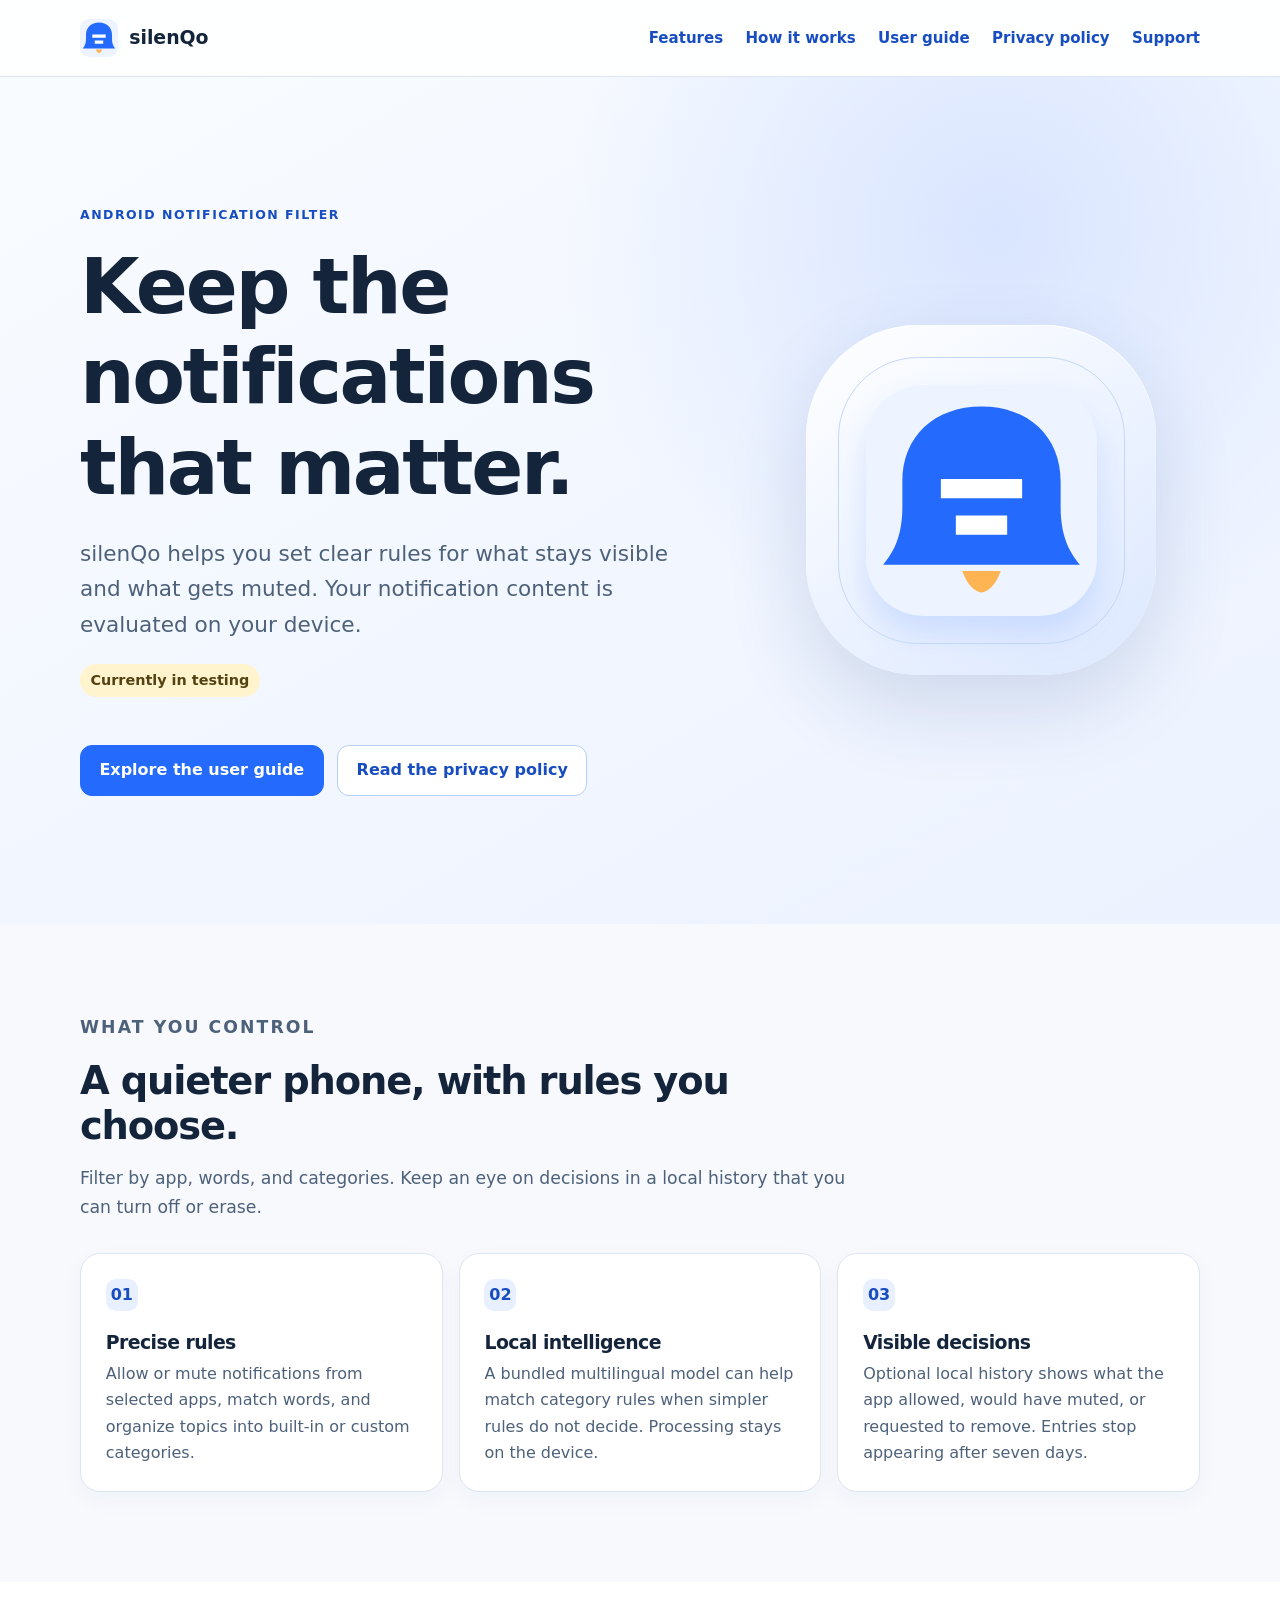
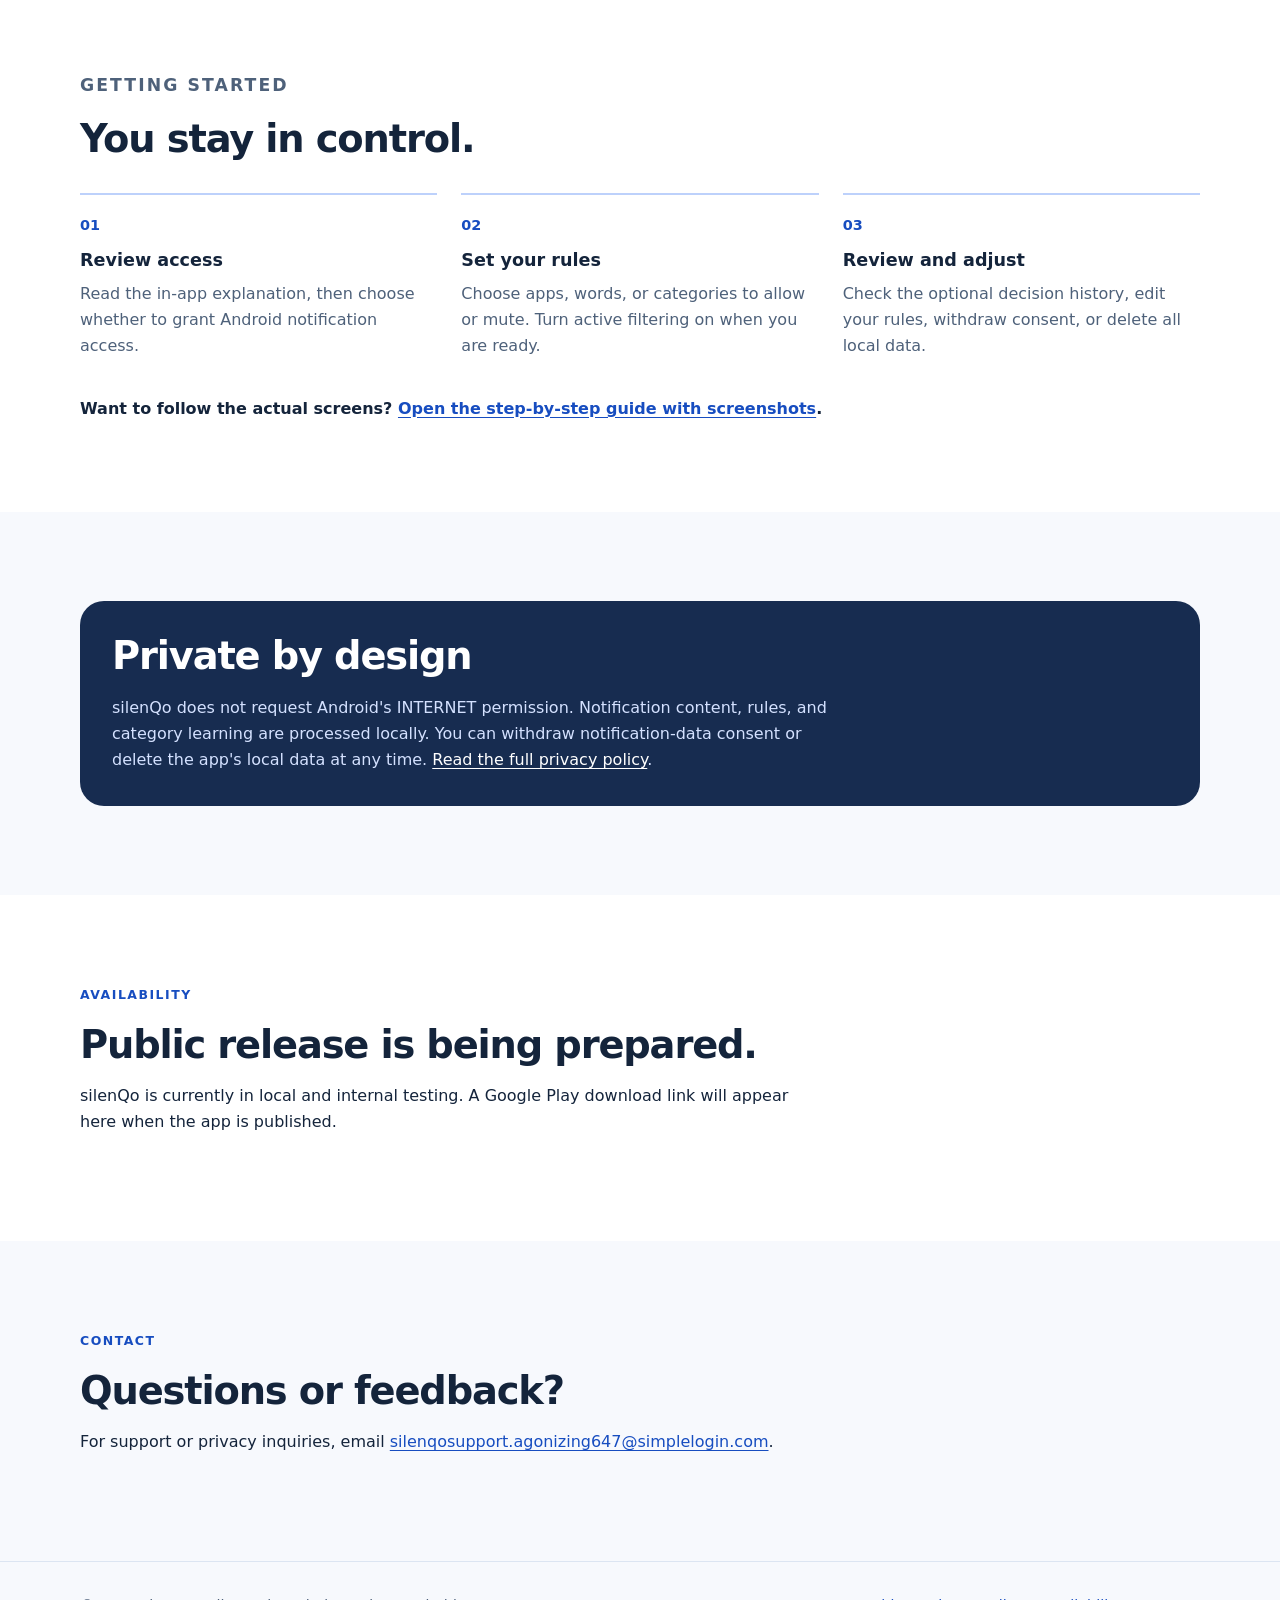
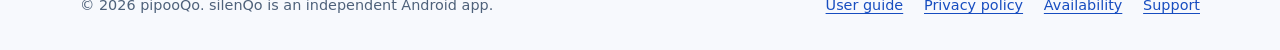
<file: index.html>
<!doctype html>
<html lang="en">
<head>
  <meta charset="utf-8">
  <meta name="viewport" content="width=device-width, initial-scale=1">
  <meta name="description" content="silenQo is an Android notification filter that works on your device. Choose which notifications stay and which ones are muted.">
  <title>silenQo — Notification filtering on your terms</title>
  <link rel="icon" type="image/svg+xml" href="assets/logo.svg">
  <link rel="stylesheet" href="styles.css">
</head>
<body>
  <a class="skip-link" href="#main">Skip to content</a>
  <header class="site-header">
    <div class="shell header-inner">
      <a class="brand" href="./" aria-label="silenQo home"><img src="assets/logo.svg" alt="">silenQo</a>
      <nav class="nav" aria-label="Main navigation">
        <a href="#features">Features</a>
        <a href="#how-it-works">How it works</a>
        <a href="guide.html">User guide</a>
        <a href="privacy.html">Privacy policy</a>
        <a href="#support">Support</a>
      </nav>
    </div>
  </header>

  <main id="main">
    <section class="hero">
      <div class="shell hero-grid">
        <div>
          <p class="eyebrow">Android notification filter</p>
          <h1>Keep the notifications that matter.</h1>
          <p class="lead">silenQo helps you set clear rules for what stays visible and what gets muted. Your notification content is evaluated on your device.</p>
          <p class="status">Currently in testing</p>
          <div class="actions">
            <a class="button" href="guide.html">Explore the user guide</a>
            <a class="button button-secondary" href="privacy.html">Read the privacy policy</a>
          </div>
        </div>
        <div class="hero-mark" aria-hidden="true"><img src="assets/logo.svg" alt=""></div>
      </div>
    </section>

    <section class="section" id="features">
      <div class="shell">
        <div class="section-head">
          <p class="eyebrow">What you control</p>
          <h2>A quieter phone, with rules you choose.</h2>
          <p>Filter by app, words, and categories. Keep an eye on decisions in a local history that you can turn off or erase.</p>
        </div>
        <div class="cards">
          <article class="card"><span class="card-number">01</span><h3>Precise rules</h3><p>Allow or mute notifications from selected apps, match words, and organize topics into built-in or custom categories.</p></article>
          <article class="card"><span class="card-number">02</span><h3>Local intelligence</h3><p>A bundled multilingual model can help match category rules when simpler rules do not decide. Processing stays on the device.</p></article>
          <article class="card"><span class="card-number">03</span><h3>Visible decisions</h3><p>Optional local history shows what the app allowed, would have muted, or requested to remove. Entries stop appearing after seven days.</p></article>
        </div>
      </div>
    </section>

    <section class="section section-alt" id="how-it-works">
      <div class="shell">
        <div class="section-head">
          <p class="eyebrow">Getting started</p>
          <h2>You stay in control.</h2>
        </div>
        <ol class="steps">
          <li><strong>Review access</strong><span>Read the in-app explanation, then choose whether to grant Android notification access.</span></li>
          <li><strong>Set your rules</strong><span>Choose apps, words, or categories to allow or mute. Turn active filtering on when you are ready.</span></li>
          <li><strong>Review and adjust</strong><span>Check the optional decision history, edit your rules, withdraw consent, or delete all local data.</span></li>
        </ol>
        <p class="guide-prompt">Want to follow the actual screens? <a href="guide.html">Open the step-by-step guide with screenshots</a>.</p>
      </div>
    </section>

    <section class="section" id="privacy">
      <div class="shell callout">
        <h2>Private by design</h2>
        <p>silenQo does not request Android's INTERNET permission. Notification content, rules, and category learning are processed locally. You can withdraw notification-data consent or delete the app's local data at any time. <a href="privacy.html">Read the full privacy policy</a>.</p>
      </div>
    </section>

    <section class="section section-alt" id="availability">
      <div class="shell">
        <p class="eyebrow">Availability</p>
        <h2>Public release is being prepared.</h2>
        <p>silenQo is currently in local and internal testing. A Google Play download link will appear here when the app is published.</p>
      </div>
    </section>

    <section class="section" id="support">
      <div class="shell">
        <p class="eyebrow">Contact</p>
        <h2>Questions or feedback?</h2>
        <p>For support or privacy inquiries, email <a href="mailto:silenqosupport.agonizing647@simplelogin.com">silenqosupport.agonizing647@simplelogin.com</a>.</p>
      </div>
    </section>
  </main>

  <footer class="site-footer">
    <div class="shell footer-inner">
      <p>© 2026 pipooQo. silenQo is an independent Android app.</p>
      <div class="footer-links"><a href="guide.html">User guide</a><a href="privacy.html">Privacy policy</a><a href="#availability">Availability</a><a href="#support">Support</a></div>
    </div>
  </footer>
</body>
</html>
</file>
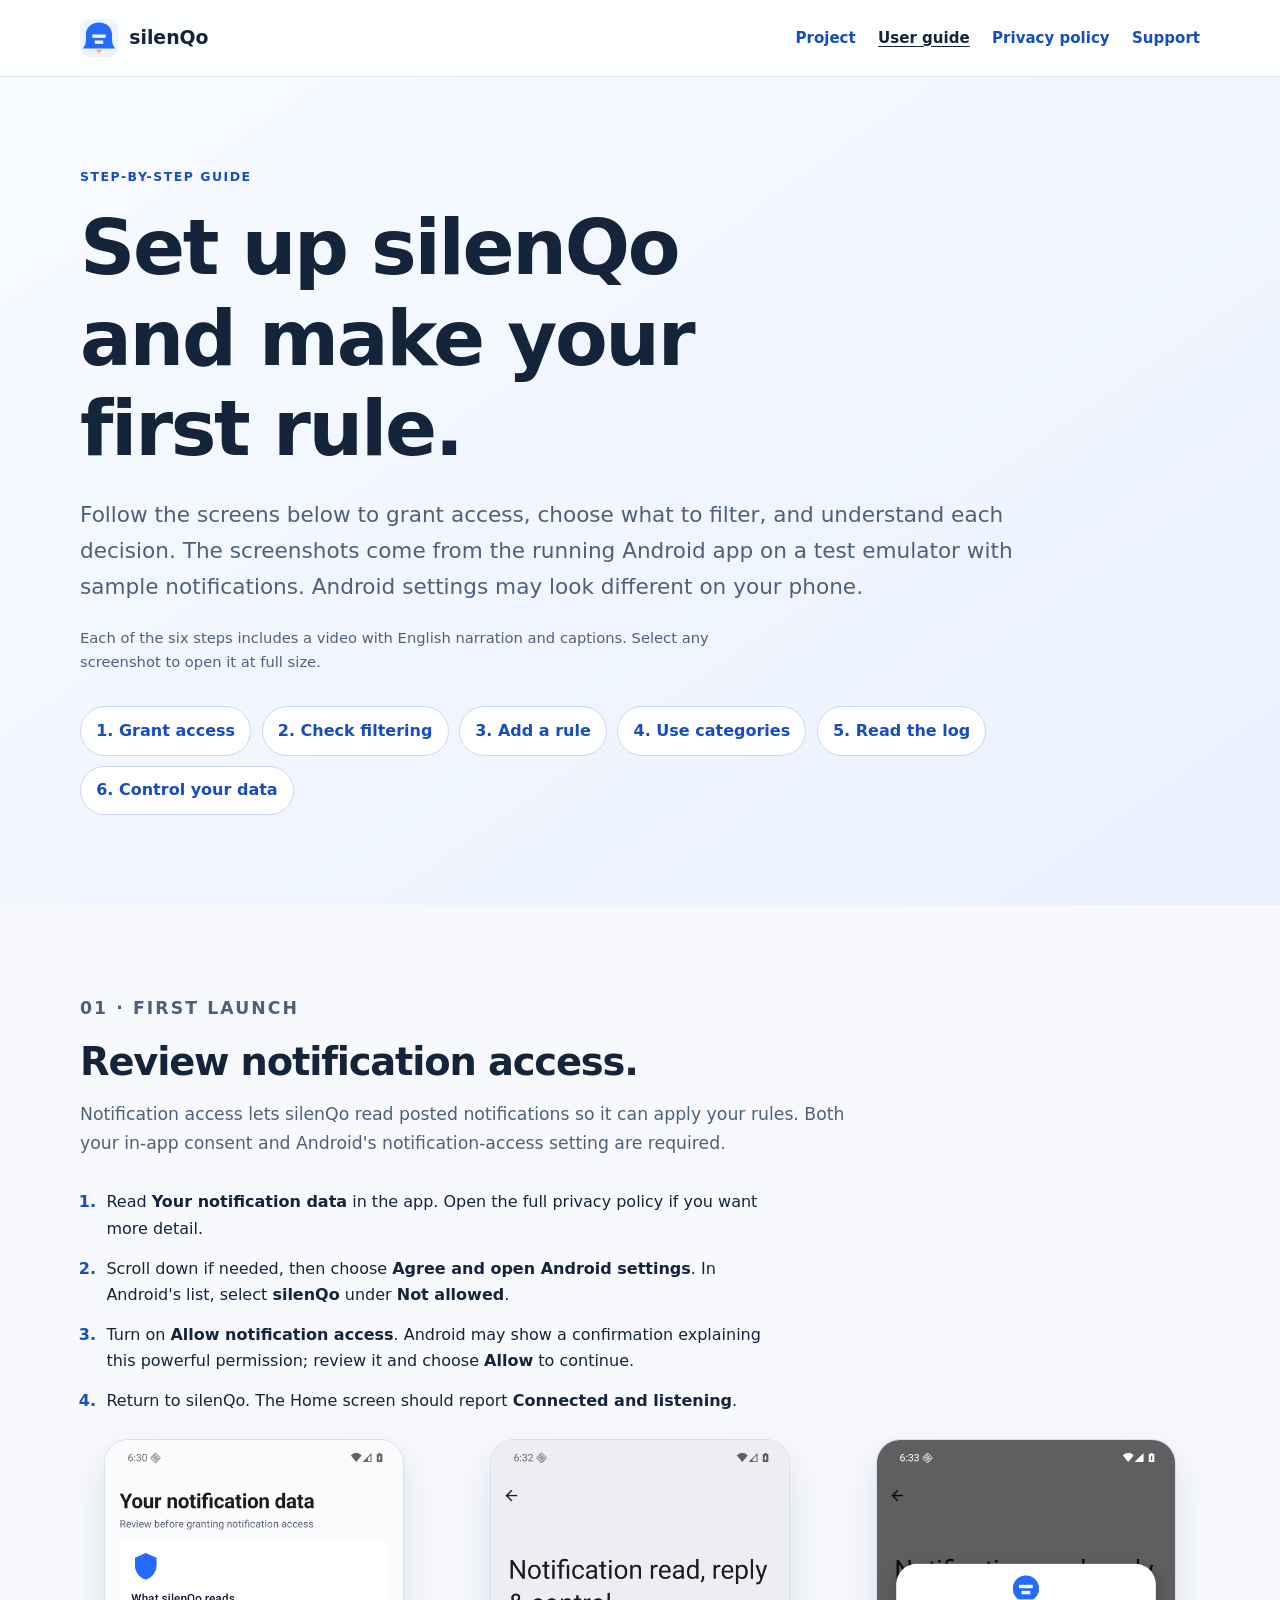
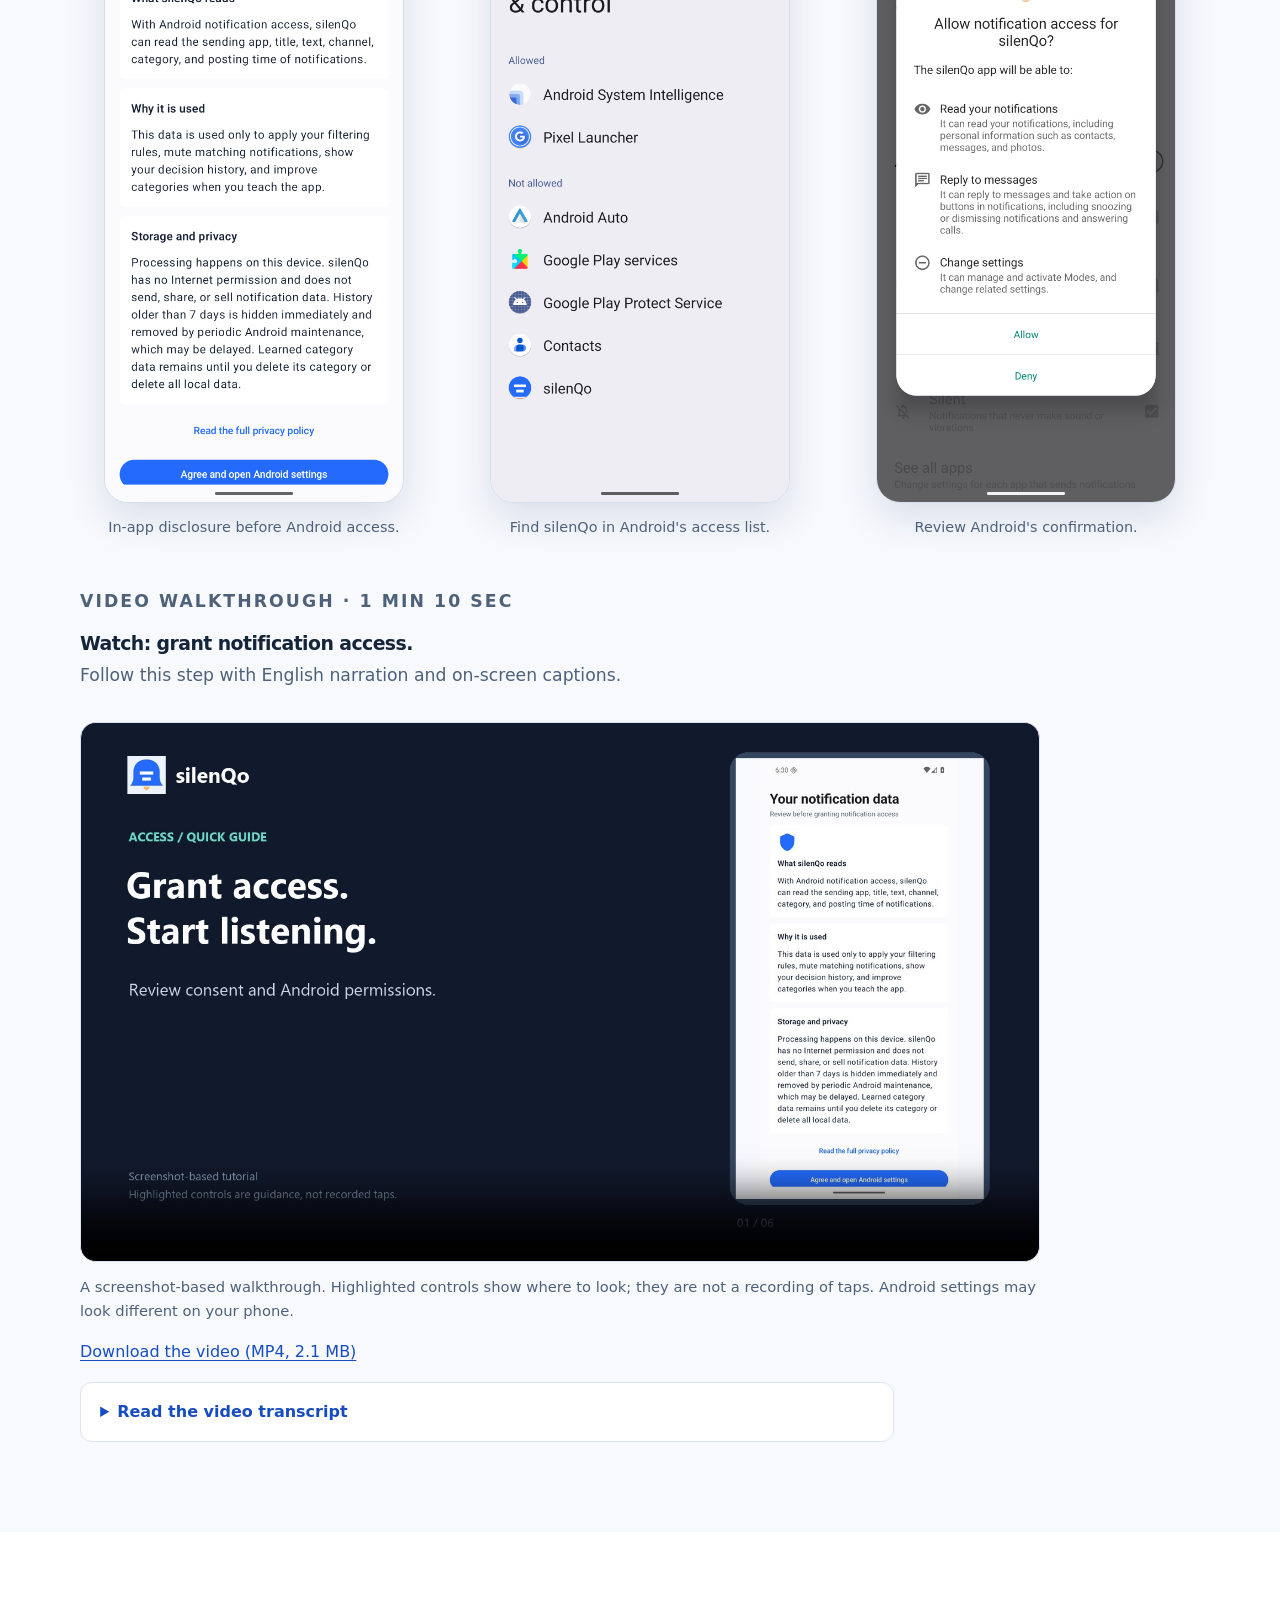
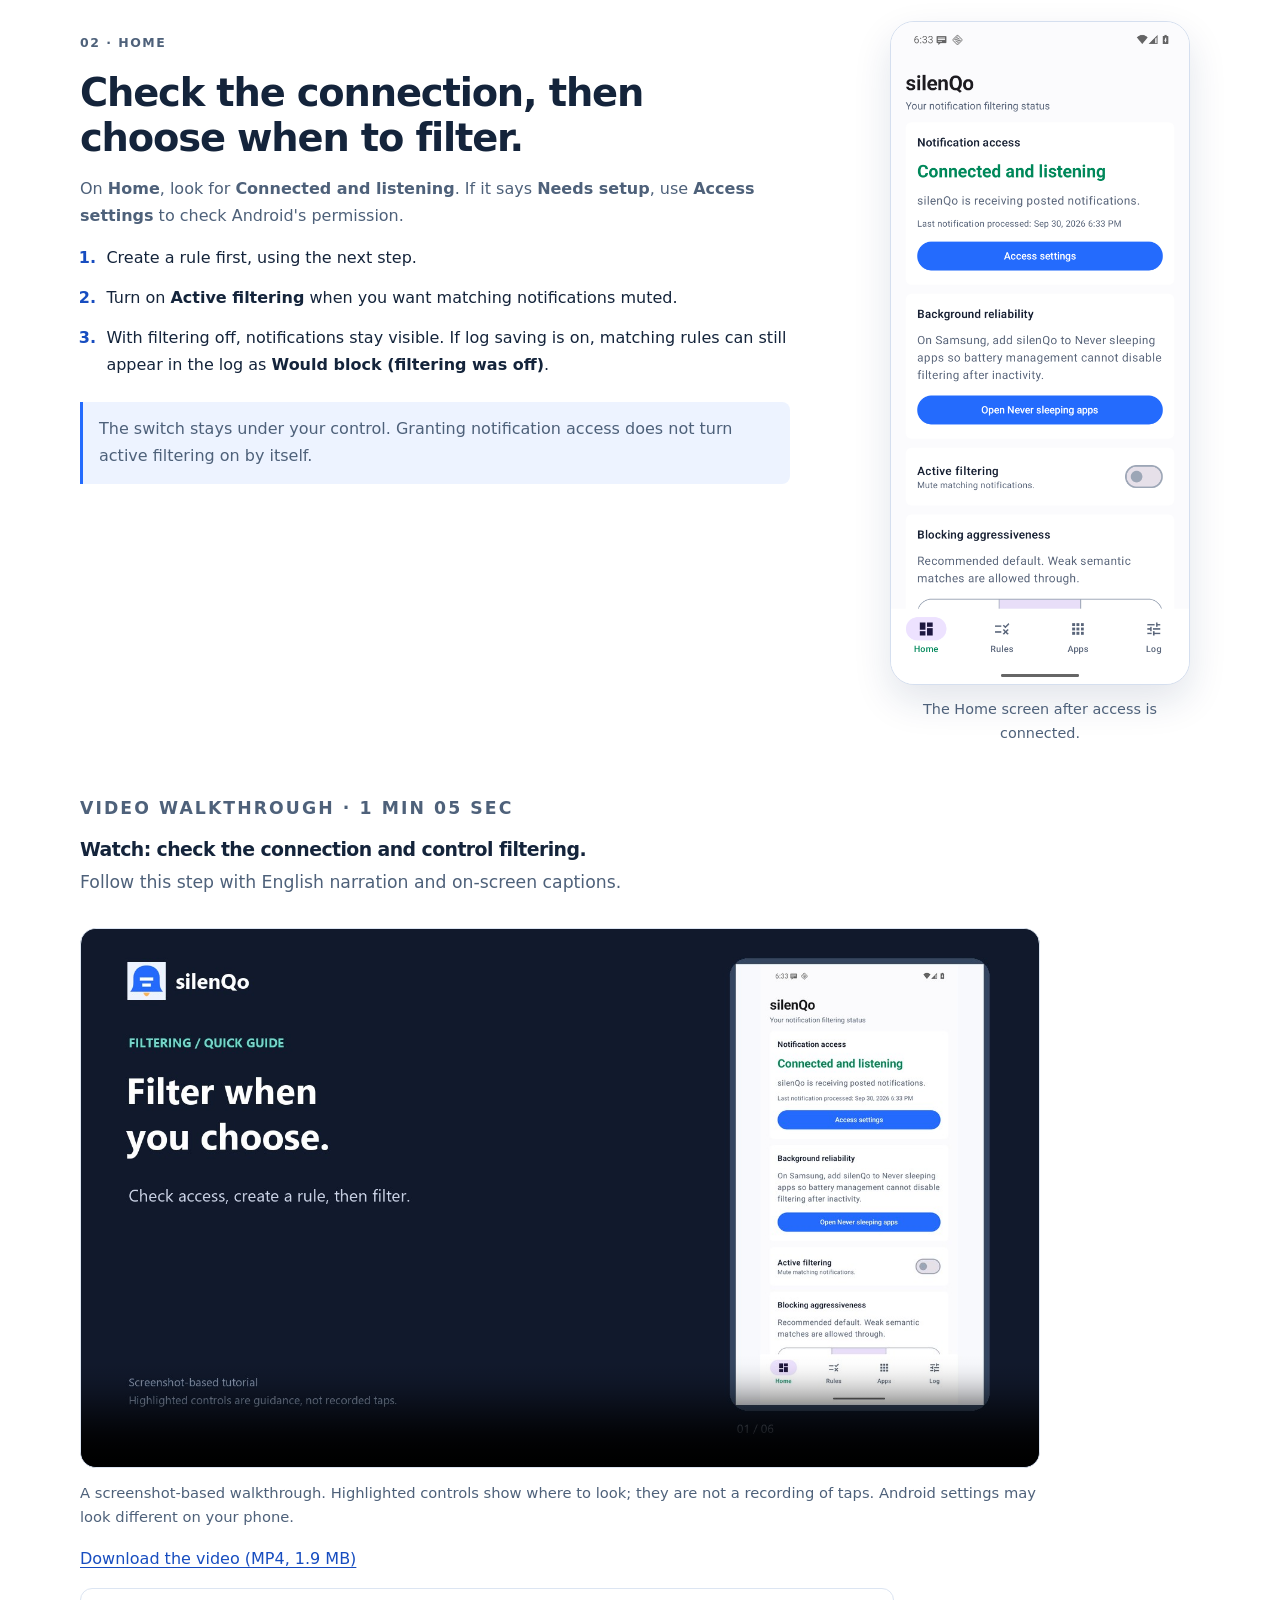
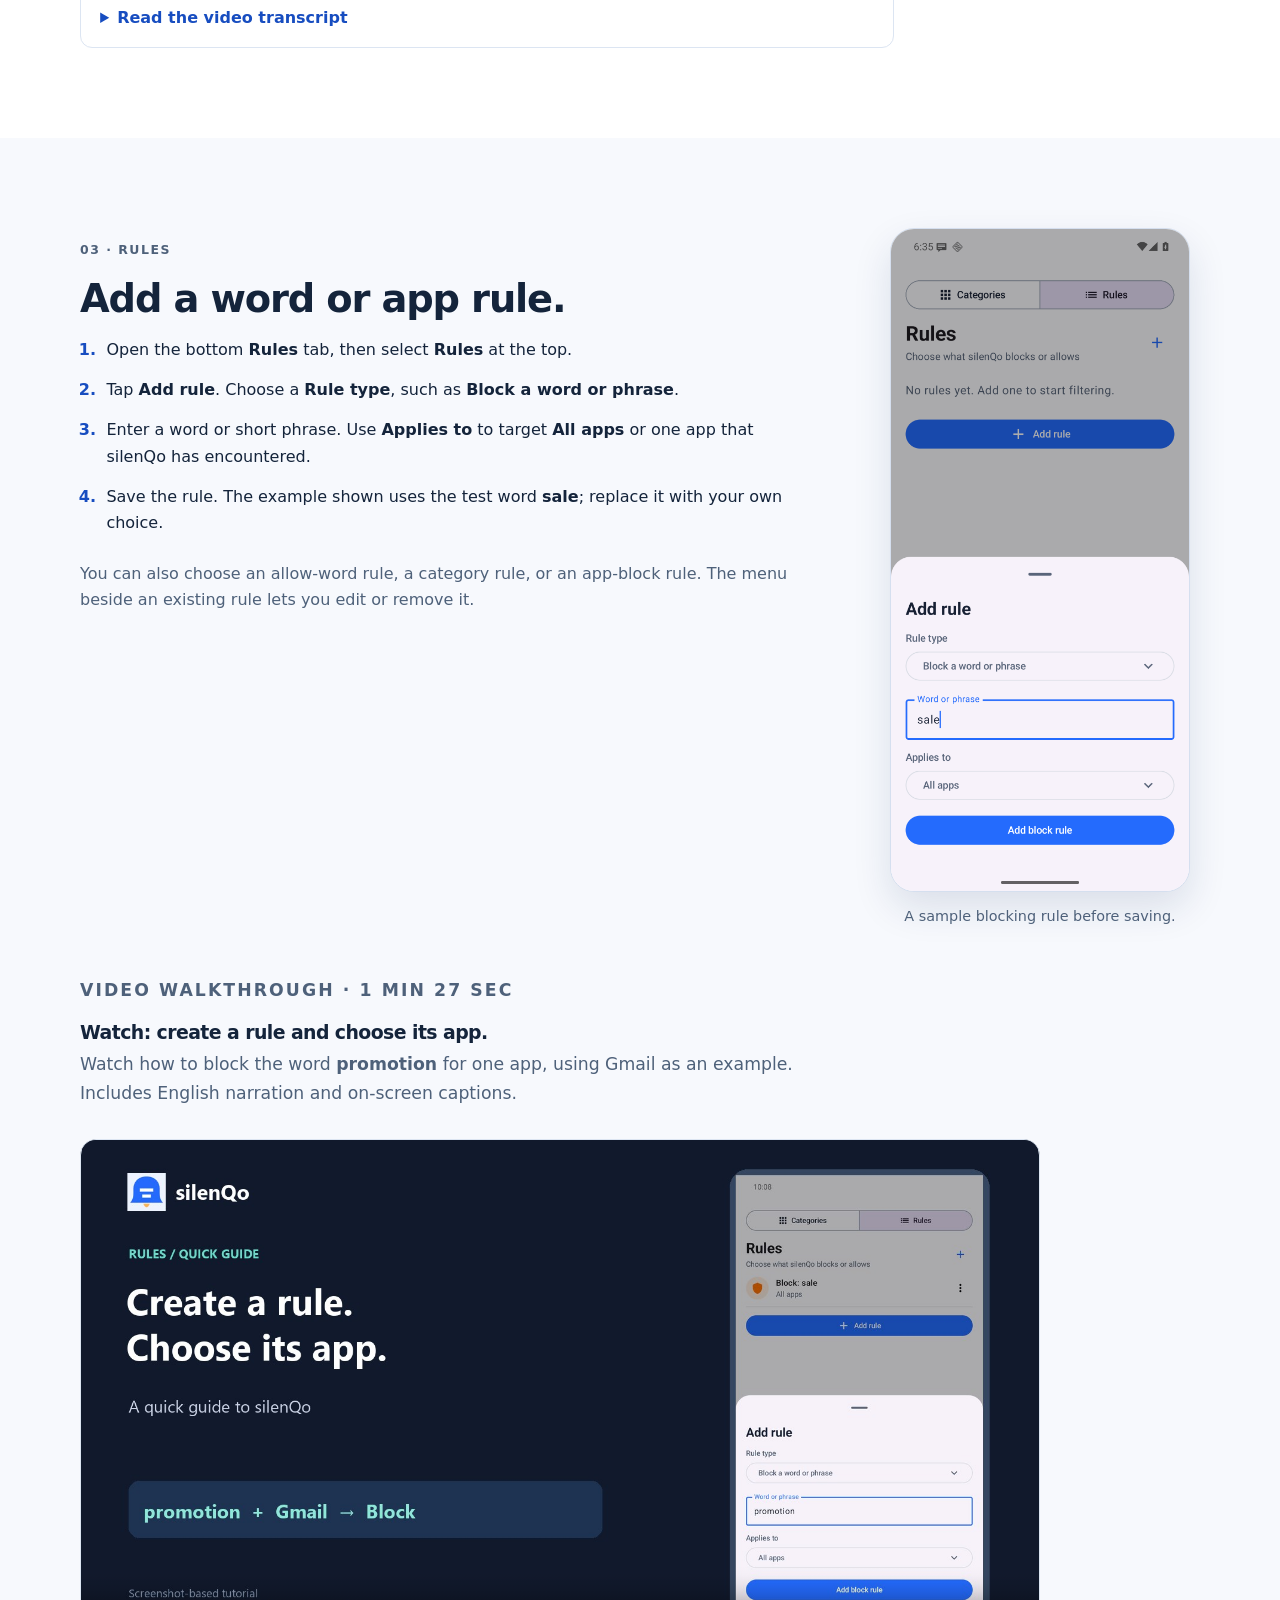
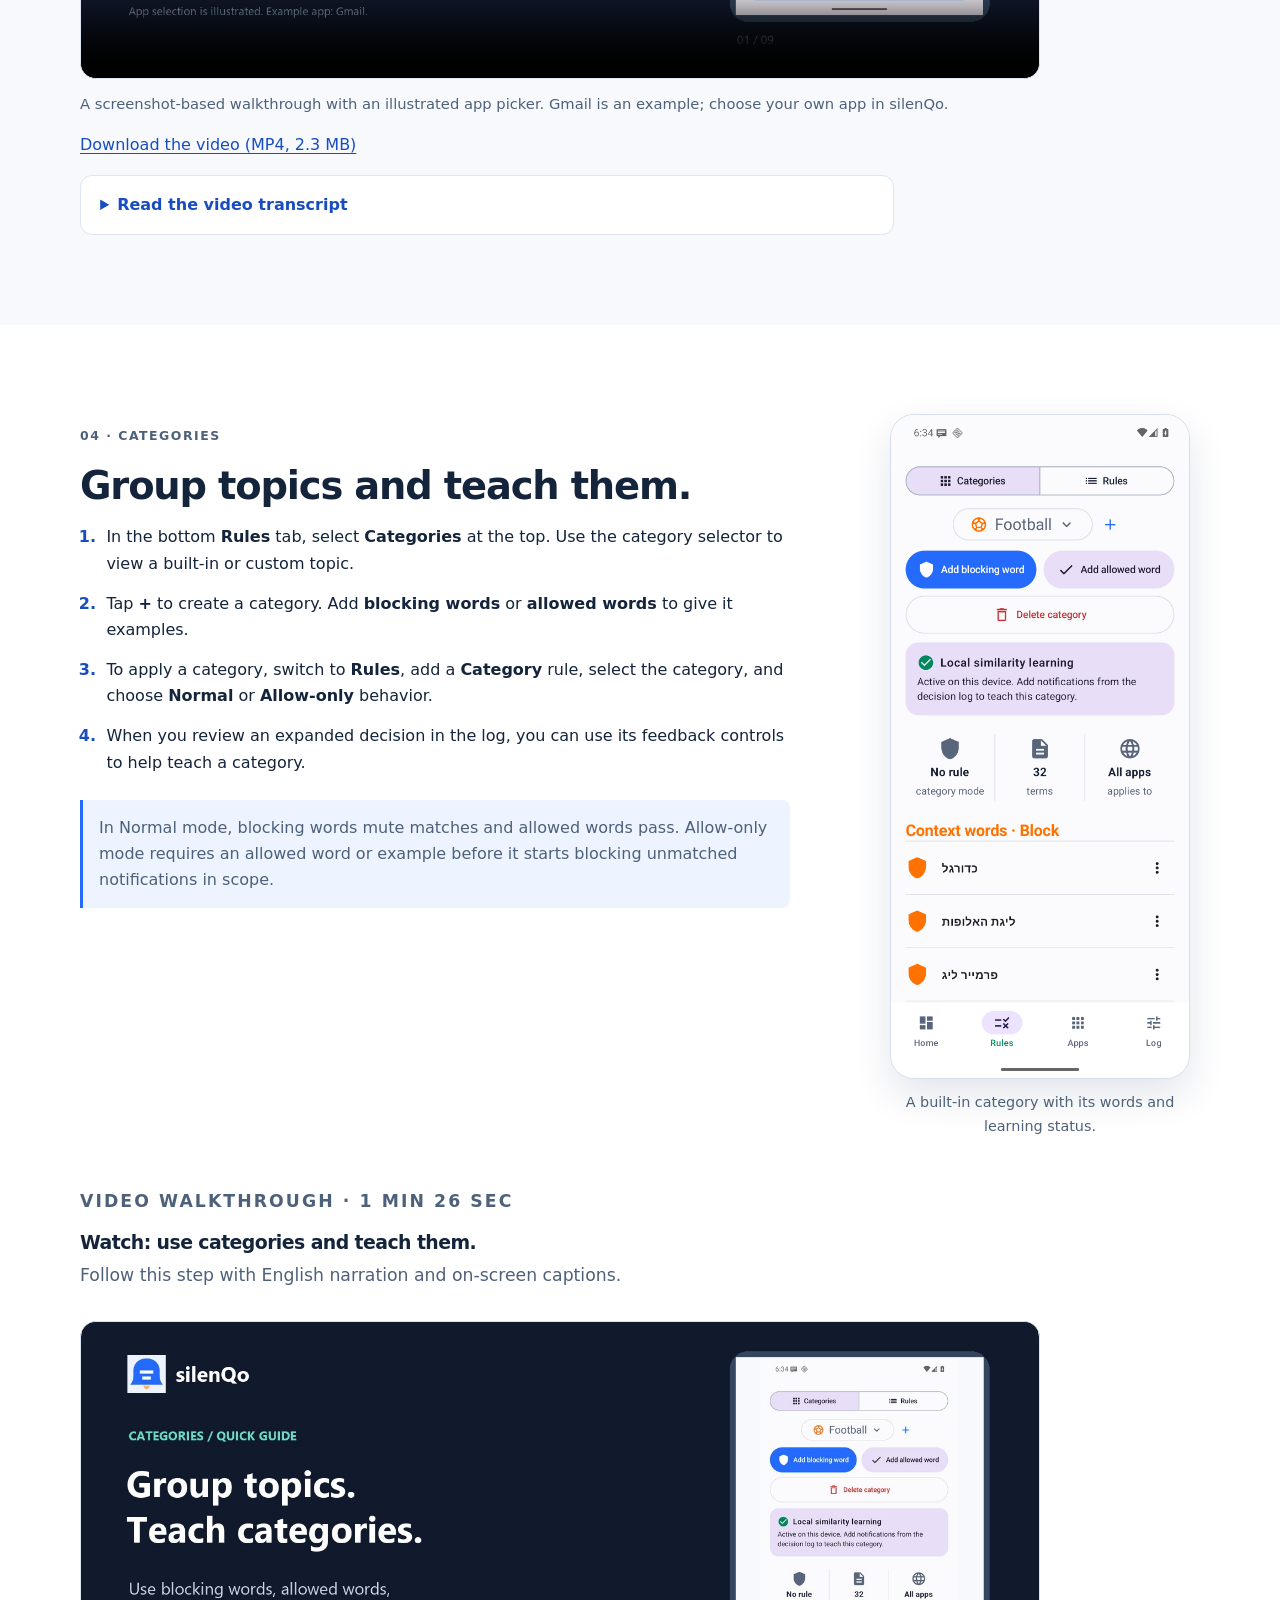
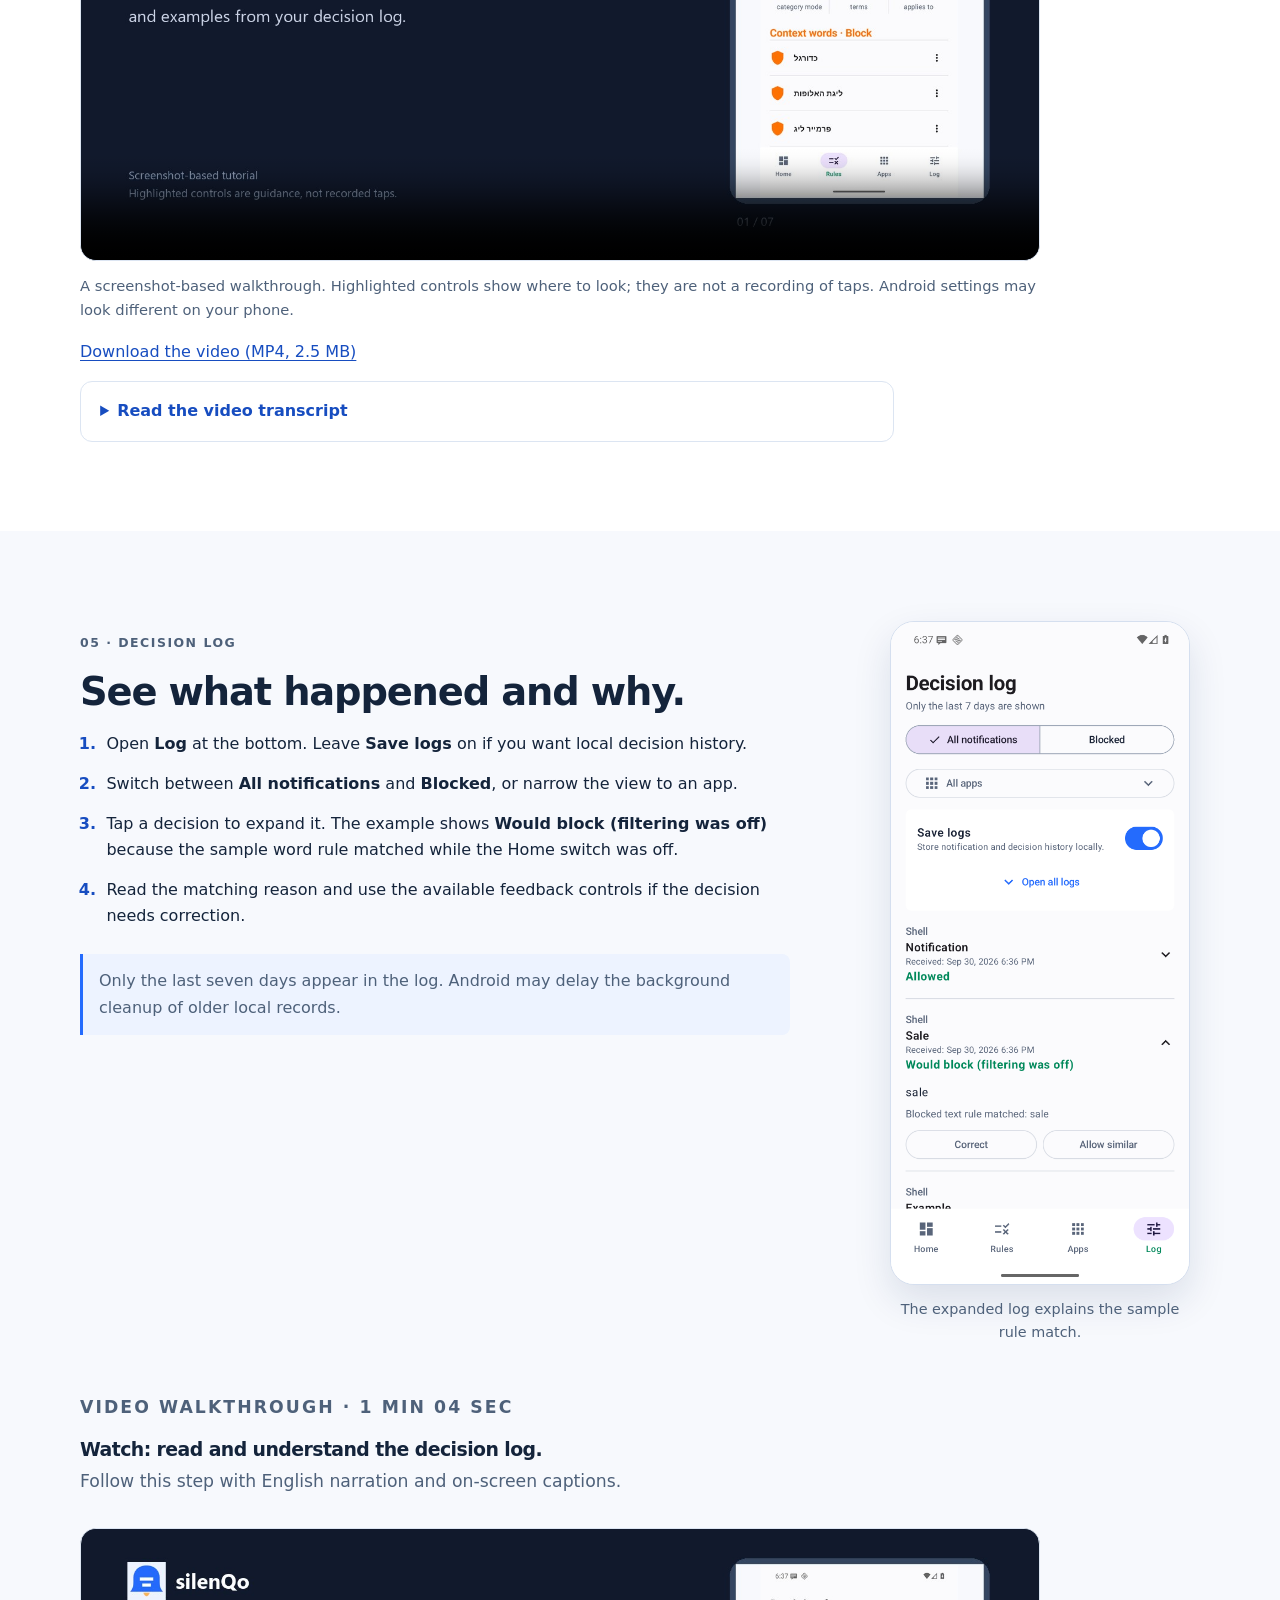
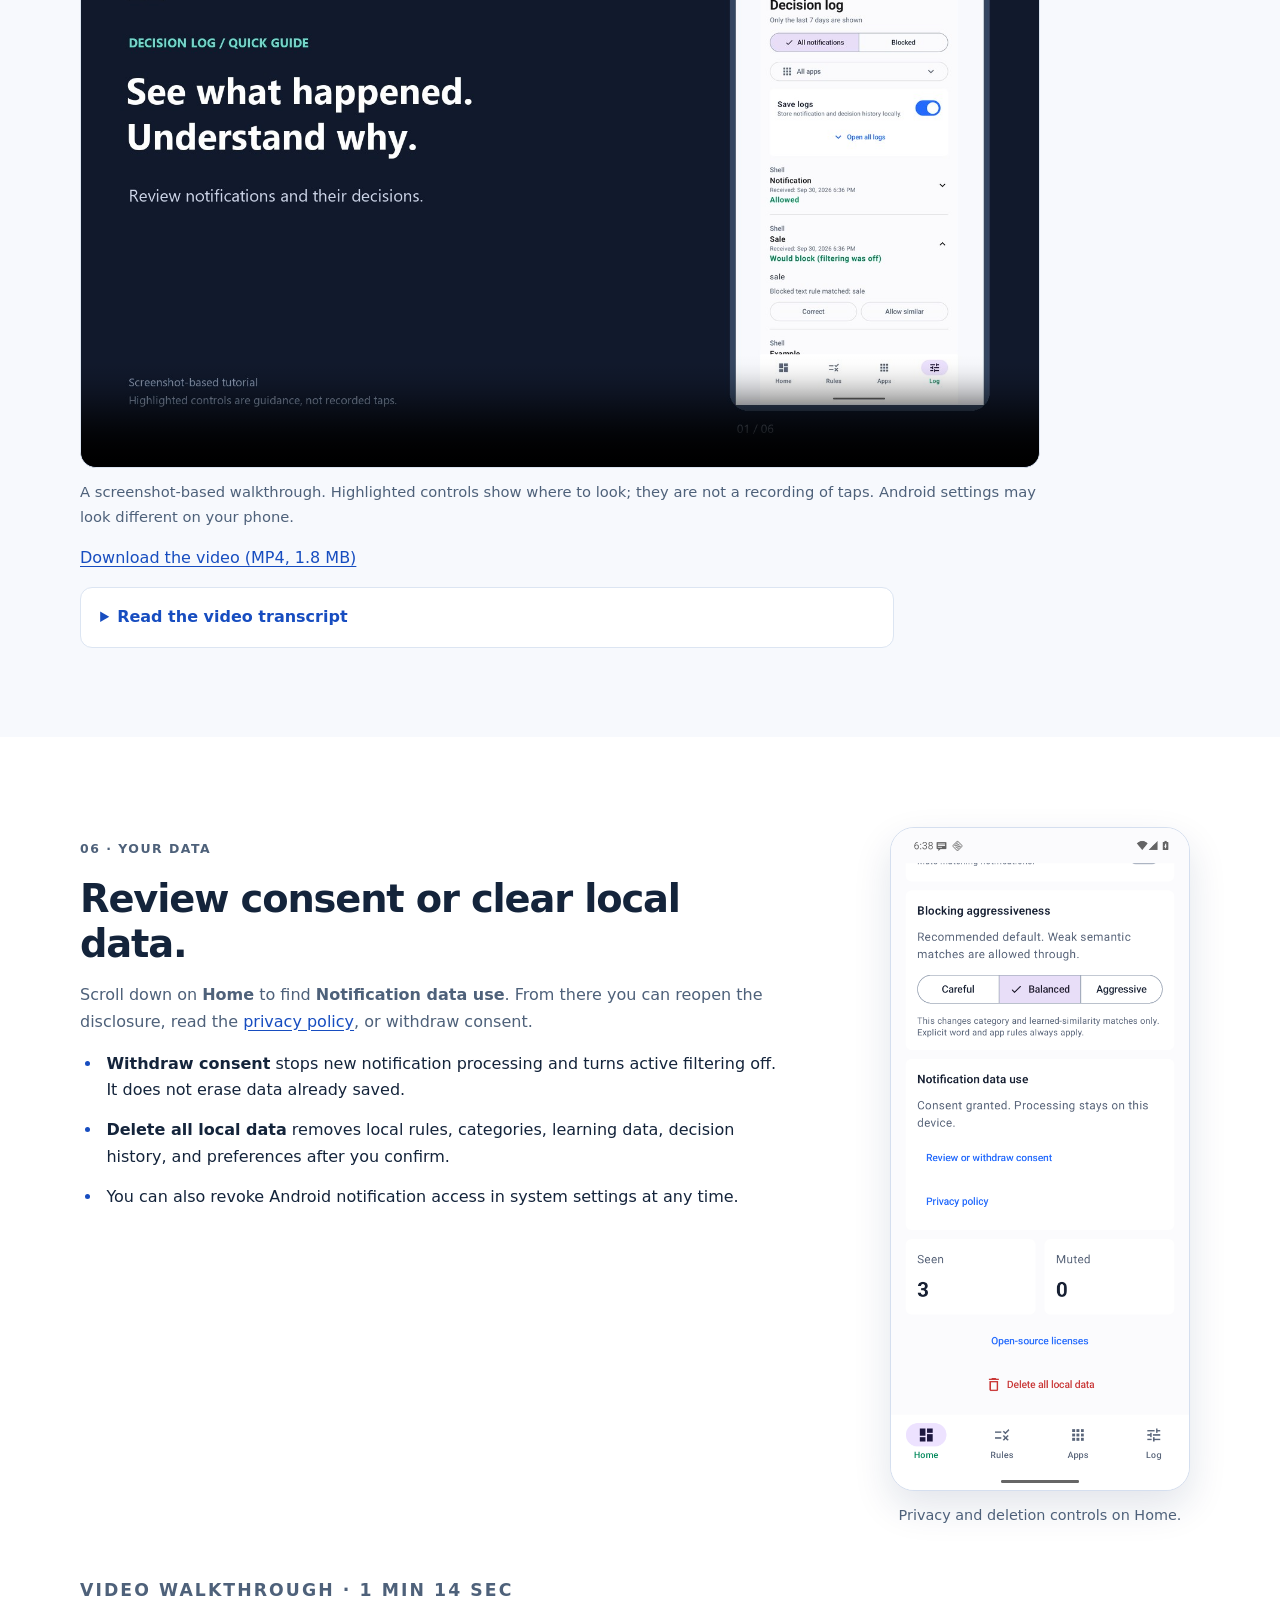
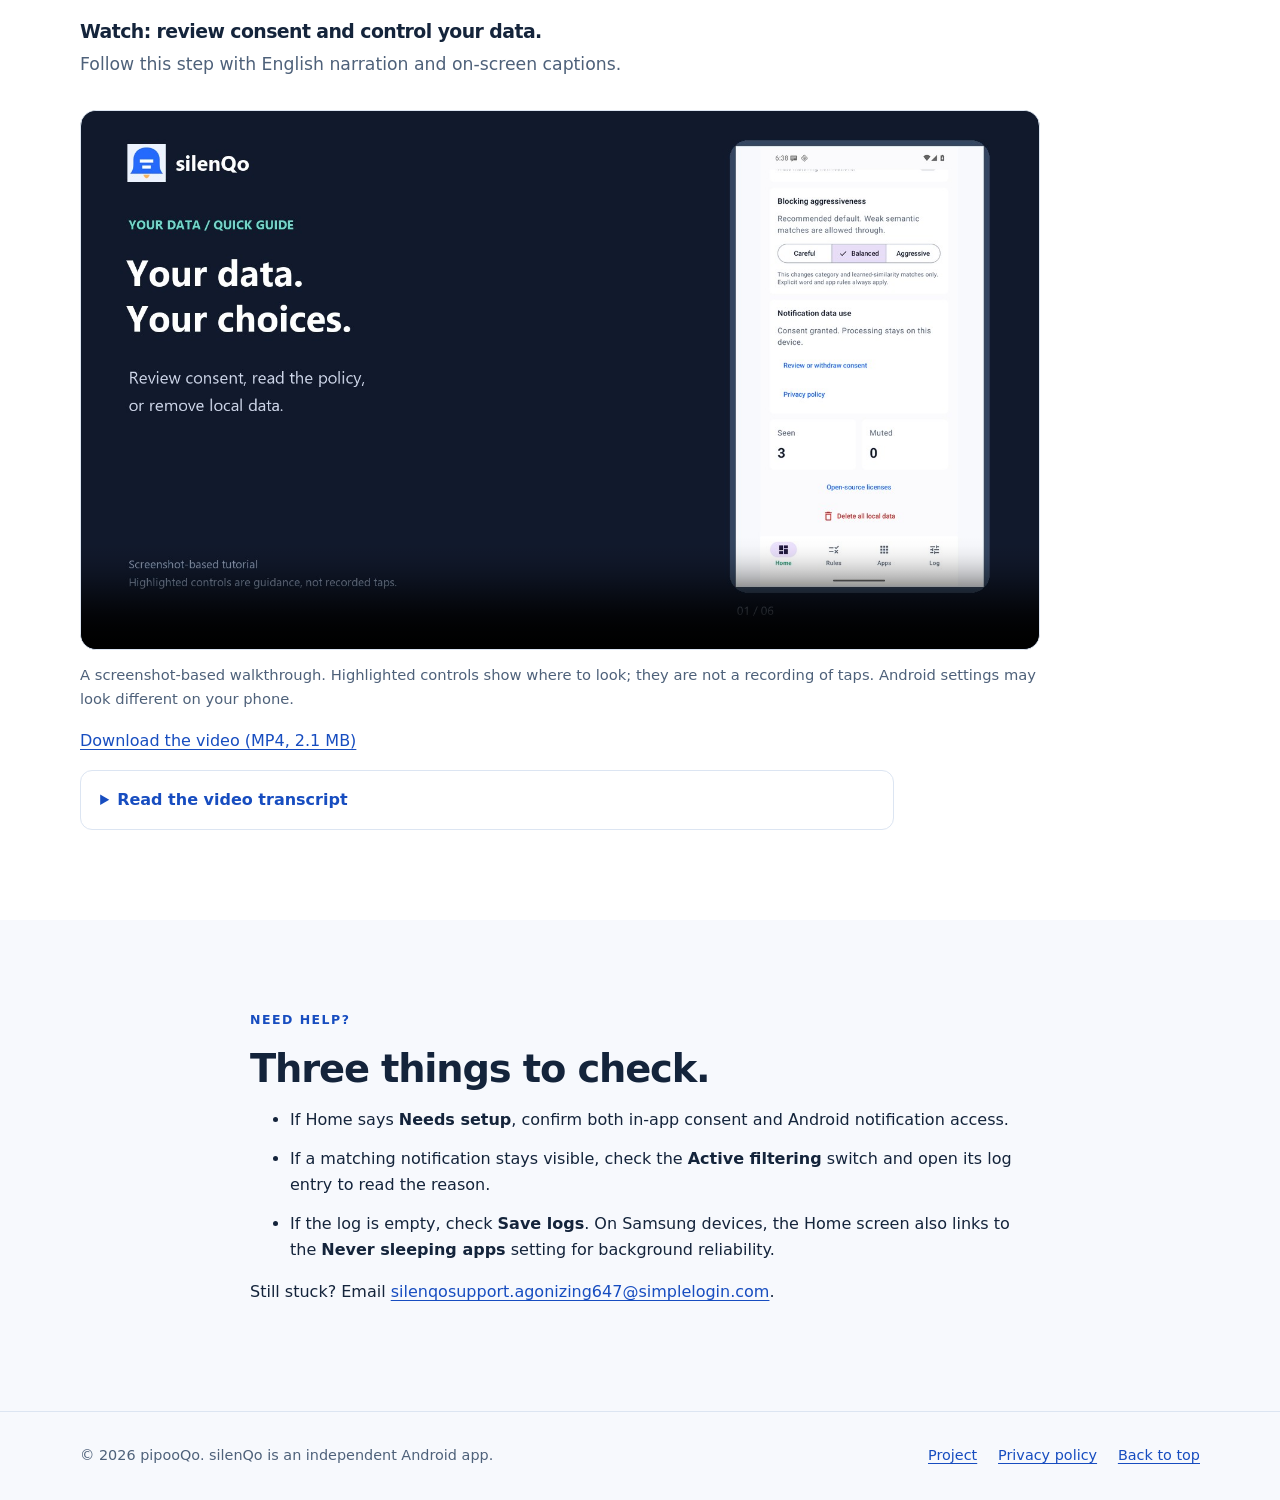
<file: guide.html>
<!doctype html>
<html lang="en">
<head>
  <meta charset="utf-8">
  <meta name="viewport" content="width=device-width, initial-scale=1">
  <meta name="description" content="Step-by-step silenQo guide with real screenshots of notification access, filtering rules, categories, the decision log, and privacy controls.">
  <title>User guide — silenQo</title>
  <link rel="icon" type="image/svg+xml" href="assets/logo.svg">
  <link rel="stylesheet" href="styles.css">
</head>
<body>
  <a class="skip-link" href="#main">Skip to content</a>
  <header class="site-header">
    <div class="shell header-inner">
      <a class="brand" href="./" aria-label="silenQo home"><img src="assets/logo.svg" alt="">silenQo</a>
      <nav class="nav" aria-label="Main navigation">
        <a href="./">Project</a>
        <a href="guide.html" aria-current="page">User guide</a>
        <a href="privacy.html">Privacy policy</a>
        <a href="index.html#support">Support</a>
      </nav>
    </div>
  </header>

  <main id="main">
    <section class="guide-intro">
      <div class="shell">
        <p class="eyebrow">Step-by-step guide</p>
        <h1>Set up silenQo and make your first rule.</h1>
        <p class="lead">Follow the screens below to grant access, choose what to filter, and understand each decision. The screenshots come from the running Android app on a test emulator with sample notifications. Android settings may look different on your phone.</p>
        <p class="screenshot-help">Each of the six steps includes a video with English narration and captions. Select any screenshot to open it at full size.</p>
        <nav class="guide-toc" aria-label="Guide sections">
          <a href="#access">1. Grant access</a>
          <a href="#filtering">2. Check filtering</a>
          <a href="#rules">3. Add a rule</a>
          <a href="#categories">4. Use categories</a>
          <a href="#log">5. Read the log</a>
          <a href="#privacy-controls">6. Control your data</a>
        </nav>
      </div>
    </section>

    <section class="section" id="access">
      <div class="shell">
        <div class="section-head">
          <p class="eyebrow">01 · First launch</p>
          <h2>Review notification access.</h2>
          <p>Notification access lets silenQo read posted notifications so it can apply your rules. Both your in-app consent and Android's notification-access setting are required.</p>
        </div>
        <ol class="guide-instructions">
          <li>Read <strong>Your notification data</strong> in the app. Open the full privacy policy if you want more detail.</li>
          <li>Scroll down if needed, then choose <strong>Agree and open Android settings</strong>. In Android's list, select <strong>silenQo</strong> under <strong>Not allowed</strong>.</li>
          <li>Turn on <strong>Allow notification access</strong>. Android may show a confirmation explaining this powerful permission; review it and choose <strong>Allow</strong> to continue.</li>
          <li>Return to silenQo. The Home screen should report <strong>Connected and listening</strong>.</li>
        </ol>
        <div class="guide-gallery">
          <figure class="guide-shot">
            <a href="assets/screenshots/consent-fixed.png" target="_blank" rel="noopener" aria-label="Open the in-app consent screenshot at full size"><img src="assets/screenshots/consent-fixed.png" width="1080" height="2400" alt="silenQo notification-data disclosure explaining access, local processing, and the consent button" loading="lazy"></a>
            <figcaption>In-app disclosure before Android access.</figcaption>
          </figure>
          <figure class="guide-shot">
            <a href="assets/screenshots/notification-access-list.png" target="_blank" rel="noopener" aria-label="Open the Android notification-access list screenshot at full size"><img src="assets/screenshots/notification-access-list.png" width="1080" height="2400" alt="Android notification-access settings listing silenQo under Not allowed" loading="lazy"></a>
            <figcaption>Find silenQo in Android's access list.</figcaption>
          </figure>
          <figure class="guide-shot">
            <a href="assets/screenshots/permission-confirm.png" target="_blank" rel="noopener" aria-label="Open the Android permission confirmation screenshot at full size"><img src="assets/screenshots/permission-confirm.png" width="1080" height="2400" alt="Android confirmation asking whether to allow notification access for silenQo" loading="lazy"></a>
            <figcaption>Review Android's confirmation.</figcaption>
          </figure>
        </div>
      </div>
      <section class="shell tutorial-video" id="grant-access-video" aria-labelledby="grant-access-title">
        <div class="section-head">
          <p class="eyebrow">Video walkthrough · 1 min 10 sec</p>
          <h3 id="grant-access-title">Watch: grant notification access.</h3>
          <p>Follow this step with English narration and on-screen captions.</p>
        </div>
        <figure class="guide-video">
          <video controls playsinline preload="none" width="1600" height="900" poster="assets/videos/grant-access-en-poster.jpg" aria-label="Grant notification access: English video tutorial" aria-describedby="grant-access-description">
            <source src="assets/videos/grant-access-en.mp4" type="video/mp4">
            <track kind="captions" src="assets/videos/grant-access-en.vtt" srclang="en" label="English">
            Your browser does not support embedded video. <a href="assets/videos/grant-access-en.mp4">Download the English tutorial</a>.
          </video>
          <figcaption id="grant-access-description">A screenshot-based walkthrough. Highlighted controls show where to look; they are not a recording of taps. Android settings may look different on your phone.</figcaption>
        </figure>
        <p class="video-download"><a href="assets/videos/grant-access-en.mp4" download>Download the video (MP4, 2.1 MB)</a></p>
        <details class="video-transcript">
          <summary>Read the video transcript</summary>
            <p>Let us set up notification access so silenQo can read posted notifications and apply your rules.</p>
            <p>On first launch, read Your notification data. Review what silenQo reads, why it is used, and the storage information. Open the full privacy policy for more detail.</p>
            <p>When you are ready, tap Agree and open Android settings. Your in-app consent and Android notification access are both required.</p>
            <p>Find silenQo under Not allowed in Android settings and select it. Turn on Allow notification access on the next screen.</p>
            <p>Android may show a confirmation describing this powerful permission. Read it, then choose Allow to continue. Settings can look different on your phone.</p>
            <p>Return to silenQo and check Home for Connected and listening. You can now create a rule. Active filtering is a separate switch that you control.</p>
        </details>
      </section>
    </section>

    <section class="section section-alt" id="filtering">
      <div class="shell guide-step">
        <div class="guide-copy">
          <p class="eyebrow">02 · Home</p>
          <h2>Check the connection, then choose when to filter.</h2>
          <p>On <strong>Home</strong>, look for <strong>Connected and listening</strong>. If it says <strong>Needs setup</strong>, use <strong>Access settings</strong> to check Android's permission.</p>
          <ol class="guide-instructions">
            <li>Create a rule first, using the next step.</li>
            <li>Turn on <strong>Active filtering</strong> when you want matching notifications muted.</li>
            <li>With filtering off, notifications stay visible. If log saving is on, matching rules can still appear in the log as <strong>Would block (filtering was off)</strong>.</li>
          </ol>
          <p class="guide-note">The switch stays under your control. Granting notification access does not turn active filtering on by itself.</p>
        </div>
        <figure class="guide-shot">
          <a href="assets/screenshots/connected-home.png" target="_blank" rel="noopener" aria-label="Open the Home screen screenshot at full size"><img src="assets/screenshots/connected-home.png" width="1080" height="2400" alt="silenQo Home screen showing Connected and listening and the Active filtering switch off" loading="lazy"></a>
          <figcaption>The Home screen after access is connected.</figcaption>
        </figure>
      </div>
      <section class="shell tutorial-video" id="check-filtering-video" aria-labelledby="check-filtering-title">
        <div class="section-head">
          <p class="eyebrow">Video walkthrough · 1 min 05 sec</p>
          <h3 id="check-filtering-title">Watch: check the connection and control filtering.</h3>
          <p>Follow this step with English narration and on-screen captions.</p>
        </div>
        <figure class="guide-video">
          <video controls playsinline preload="none" width="1600" height="900" poster="assets/videos/check-filtering-en-poster.jpg" aria-label="Check the connection and control filtering: English video tutorial" aria-describedby="check-filtering-description">
            <source src="assets/videos/check-filtering-en.mp4" type="video/mp4">
            <track kind="captions" src="assets/videos/check-filtering-en.vtt" srclang="en" label="English">
            Your browser does not support embedded video. <a href="assets/videos/check-filtering-en.mp4">Download the English tutorial</a>.
          </video>
          <figcaption id="check-filtering-description">A screenshot-based walkthrough. Highlighted controls show where to look; they are not a recording of taps. Android settings may look different on your phone.</figcaption>
        </figure>
        <p class="video-download"><a href="assets/videos/check-filtering-en.mp4" download>Download the video (MP4, 1.9 MB)</a></p>
        <details class="video-transcript">
          <summary>Read the video transcript</summary>
            <p>This guide shows how to check the connection and choose when silenQo should filter matching notifications.</p>
            <p>On Home, look for Connected and listening. If you see Needs setup, use Access settings and check both consent and Android notification access.</p>
            <p>Create a rule before switching filtering on. Open Rules, choose the Rules tab, and add a word, category, or app rule.</p>
            <p>Return to Home and turn on Active filtering when you want matching notifications muted. The screenshot shown here has the switch off.</p>
            <p>With filtering off, notifications stay visible. If Save logs is on, the log can show Would block, filtering was off, when a rule matches.</p>
            <p>Turn Active filtering off whenever you want to stop blocking. Granting notification access does not switch filtering on by itself.</p>
        </details>
      </section>
    </section>

    <section class="section" id="rules">
      <div class="shell guide-step">
        <div class="guide-copy">
          <p class="eyebrow">03 · Rules</p>
          <h2>Add a word or app rule.</h2>
          <ol class="guide-instructions">
            <li>Open the bottom <strong>Rules</strong> tab, then select <strong>Rules</strong> at the top.</li>
            <li>Tap <strong>Add rule</strong>. Choose a <strong>Rule type</strong>, such as <strong>Block a word or phrase</strong>.</li>
            <li>Enter a word or short phrase. Use <strong>Applies to</strong> to target <strong>All apps</strong> or one app that silenQo has encountered.</li>
            <li>Save the rule. The example shown uses the test word <strong>sale</strong>; replace it with your own choice.</li>
          </ol>
          <p>You can also choose an allow-word rule, a category rule, or an app-block rule. The menu beside an existing rule lets you edit or remove it.</p>
        </div>
        <figure class="guide-shot">
          <a href="assets/screenshots/rule-example.png" target="_blank" rel="noopener" aria-label="Open the Add rule screenshot at full size"><img src="assets/screenshots/rule-example.png" width="1080" height="2400" alt="Add rule sheet with a sample block word, All apps scope, and Add block rule button" loading="lazy"></a>
          <figcaption>A sample blocking rule before saving.</figcaption>
        </figure>
      </div>
      <section class="shell tutorial-video" id="video-tutorial" aria-labelledby="video-title">
        <div class="section-head">
          <p class="eyebrow">Video walkthrough · 1 min 27 sec</p>
          <h3 id="video-title">Watch: create a rule and choose its app.</h3>
          <p>Watch how to block the word <strong>promotion</strong> for one app, using Gmail as an example. Includes English narration and on-screen captions.</p>
        </div>
        <figure class="guide-video">
          <video controls playsinline preload="none" width="1600" height="900" poster="assets/videos/create-rule-en-poster.jpg" aria-label="Create a rule and choose its app: English video tutorial" aria-describedby="video-description">
            <source src="assets/videos/create-rule-en.mp4" type="video/mp4">
            <track kind="captions" src="assets/videos/create-rule-en.vtt" srclang="en" label="English">
            Your browser does not support embedded video. <a href="assets/videos/create-rule-en.mp4">Download the English tutorial</a>.
          </video>
          <figcaption id="video-description">A screenshot-based walkthrough with an illustrated app picker. Gmail is an example; choose your own app in silenQo.</figcaption>
        </figure>
        <p class="video-download"><a href="assets/videos/create-rule-en.mp4" download>Download the video (MP4, 2.3 MB)</a></p>
        <details class="video-transcript">
          <summary>Read the video transcript</summary>
          <ol class="guide-instructions">
            <li>Open <strong>Rules</strong> from the bottom navigation, then select the <strong>Rules</strong> tab at the top.</li>
            <li>Tap <strong>Add rule</strong>. Choose <strong>Block a word or phrase</strong> from the <strong>Rule type</strong> menu.</li>
            <li>Enter <strong>promotion</strong> in <strong>Word or phrase</strong>. This is the text the rule looks for in notifications.</li>
            <li>Open <strong>Applies to</strong> and select your app, such as <strong>Gmail</strong>. Choosing <strong>All apps</strong> applies the rule across apps.</li>
            <li>If your app is missing, make sure silenQo has notification access, then let that app send a notification and check the list again.</li>
            <li>Check the selected app and tap <strong>Add block rule</strong>. Keep <strong>Active filtering</strong> enabled on Home to block matching notifications.</li>
            <li>The rule now targets notifications containing <strong>promotion</strong> from the selected app. Review it under <strong>Rules</strong> and tap it to edit.</li>
          </ol>
        </details>
      </section>
    </section>

    <section class="section section-alt" id="categories">
      <div class="shell guide-step">
        <div class="guide-copy">
          <p class="eyebrow">04 · Categories</p>
          <h2>Group topics and teach them.</h2>
          <ol class="guide-instructions">
            <li>In the bottom <strong>Rules</strong> tab, select <strong>Categories</strong> at the top. Use the category selector to view a built-in or custom topic.</li>
            <li>Tap <strong>+</strong> to create a category. Add <strong>blocking words</strong> or <strong>allowed words</strong> to give it examples.</li>
            <li>To apply a category, switch to <strong>Rules</strong>, add a <strong>Category</strong> rule, select the category, and choose <strong>Normal</strong> or <strong>Allow-only</strong> behavior.</li>
            <li>When you review an expanded decision in the log, you can use its feedback controls to help teach a category.</li>
          </ol>
          <p class="guide-note">In Normal mode, blocking words mute matches and allowed words pass. Allow-only mode requires an allowed word or example before it starts blocking unmatched notifications in scope.</p>
        </div>
        <figure class="guide-shot">
          <a href="assets/screenshots/rules-categories.png" target="_blank" rel="noopener" aria-label="Open the Categories screenshot at full size"><img src="assets/screenshots/rules-categories.png" width="1080" height="2400" alt="Categories screen showing a selected Football category, add-word controls, local learning, and terms" loading="lazy"></a>
          <figcaption>A built-in category with its words and learning status.</figcaption>
        </figure>
      </div>
      <section class="shell tutorial-video" id="use-categories-video" aria-labelledby="use-categories-title">
        <div class="section-head">
          <p class="eyebrow">Video walkthrough · 1 min 26 sec</p>
          <h3 id="use-categories-title">Watch: use categories and teach them.</h3>
          <p>Follow this step with English narration and on-screen captions.</p>
        </div>
        <figure class="guide-video">
          <video controls playsinline preload="none" width="1600" height="900" poster="assets/videos/use-categories-en-poster.jpg" aria-label="Use categories and teach them: English video tutorial" aria-describedby="use-categories-description">
            <source src="assets/videos/use-categories-en.mp4" type="video/mp4">
            <track kind="captions" src="assets/videos/use-categories-en.vtt" srclang="en" label="English">
            Your browser does not support embedded video. <a href="assets/videos/use-categories-en.mp4">Download the English tutorial</a>.
          </video>
          <figcaption id="use-categories-description">A screenshot-based walkthrough. Highlighted controls show where to look; they are not a recording of taps. Android settings may look different on your phone.</figcaption>
        </figure>
        <p class="video-download"><a href="assets/videos/use-categories-en.mp4" download>Download the video (MP4, 2.5 MB)</a></p>
        <details class="video-transcript">
          <summary>Read the video transcript</summary>
            <p>Categories help you organize topics, add words, and learn from notification examples. Here is how to get started.</p>
            <p>Open Rules in the bottom navigation, then choose Categories at the top. Use the selector to choose a built-in or custom topic.</p>
            <p>To create your own category, tap the plus beside the category selector. Enter a category name, then choose Create category.</p>
            <p>Use Add blocking word for text to mute, or Add allowed word for text that should pass. Enter a word or phrase and save it.</p>
            <p>Adding words does not create a category rule. Switch to Rules, tap Add rule, choose Category, and select your category and the app scope.</p>
            <p>Normal mode blocks blocking words and lets unmatched notifications pass. Allow-only needs an allowed word or example before it starts blocking unmatched notifications in scope. Save the category rule.</p>
            <p>Open Log and expand a notification. Use the available feedback controls to add an example to a category. Review your category words as you refine its behavior.</p>
        </details>
      </section>
    </section>

    <section class="section" id="log">
      <div class="shell guide-step">
        <div class="guide-copy">
          <p class="eyebrow">05 · Decision log</p>
          <h2>See what happened and why.</h2>
          <ol class="guide-instructions">
            <li>Open <strong>Log</strong> at the bottom. Leave <strong>Save logs</strong> on if you want local decision history.</li>
            <li>Switch between <strong>All notifications</strong> and <strong>Blocked</strong>, or narrow the view to an app.</li>
            <li>Tap a decision to expand it. The example shows <strong>Would block (filtering was off)</strong> because the sample word rule matched while the Home switch was off.</li>
            <li>Read the matching reason and use the available feedback controls if the decision needs correction.</li>
          </ol>
          <p class="guide-note">Only the last seven days appear in the log. Android may delay the background cleanup of older local records.</p>
        </div>
        <figure class="guide-shot">
          <a href="assets/screenshots/log-expanded.png" target="_blank" rel="noopener" aria-label="Open the expanded decision-log screenshot at full size"><img src="assets/screenshots/log-expanded.png" width="1080" height="2400" alt="Decision log with an expanded sample notification showing a matched text rule and Would block while filtering was off" loading="lazy"></a>
          <figcaption>The expanded log explains the sample rule match.</figcaption>
        </figure>
      </div>
      <section class="shell tutorial-video" id="read-log-video" aria-labelledby="read-log-title">
        <div class="section-head">
          <p class="eyebrow">Video walkthrough · 1 min 04 sec</p>
          <h3 id="read-log-title">Watch: read and understand the decision log.</h3>
          <p>Follow this step with English narration and on-screen captions.</p>
        </div>
        <figure class="guide-video">
          <video controls playsinline preload="none" width="1600" height="900" poster="assets/videos/read-log-en-poster.jpg" aria-label="Read and understand the decision log: English video tutorial" aria-describedby="read-log-description">
            <source src="assets/videos/read-log-en.mp4" type="video/mp4">
            <track kind="captions" src="assets/videos/read-log-en.vtt" srclang="en" label="English">
            Your browser does not support embedded video. <a href="assets/videos/read-log-en.mp4">Download the English tutorial</a>.
          </video>
          <figcaption id="read-log-description">A screenshot-based walkthrough. Highlighted controls show where to look; they are not a recording of taps. Android settings may look different on your phone.</figcaption>
        </figure>
        <p class="video-download"><a href="assets/videos/read-log-en.mp4" download>Download the video (MP4, 1.8 MB)</a></p>
        <details class="video-transcript">
          <summary>Read the video transcript</summary>
            <p>The decision log helps you understand how silenQo handled a notification and which rule matched.</p>
            <p>Open Log from the bottom navigation. Keep Save logs on if you want notification and decision history stored locally.</p>
            <p>Switch between All notifications and Blocked, or open the All apps selector to focus on a particular app.</p>
            <p>Tap a decision to expand it. Read its status, the notification text, and the reason explaining the matching rule.</p>
            <p>This example says Would block, filtering was off. The word sale matched a blocking rule, but the notification stayed visible because active filtering was off.</p>
            <p>Use the available feedback controls if a decision needs correction. Only the last seven days appear in the log. Android can delay background cleanup of older local records.</p>
        </details>
      </section>
    </section>

    <section class="section section-alt" id="privacy-controls">
      <div class="shell guide-step">
        <div class="guide-copy">
          <p class="eyebrow">06 · Your data</p>
          <h2>Review consent or clear local data.</h2>
          <p>Scroll down on <strong>Home</strong> to find <strong>Notification data use</strong>. From there you can reopen the disclosure, read the <a href="privacy.html">privacy policy</a>, or withdraw consent.</p>
          <ul class="guide-instructions">
            <li><strong>Withdraw consent</strong> stops new notification processing and turns active filtering off. It does not erase data already saved.</li>
            <li><strong>Delete all local data</strong> removes local rules, categories, learning data, decision history, and preferences after you confirm.</li>
            <li>You can also revoke Android notification access in system settings at any time.</li>
          </ul>
        </div>
        <figure class="guide-shot">
          <a href="assets/screenshots/home-privacy.png" target="_blank" rel="noopener" aria-label="Open the Home privacy controls screenshot at full size"><img src="assets/screenshots/home-privacy.png" width="1080" height="2400" alt="Lower Home screen showing Review or withdraw consent, Privacy policy, and Delete all local data controls" loading="lazy"></a>
          <figcaption>Privacy and deletion controls on Home.</figcaption>
        </figure>
      </div>
      <section class="shell tutorial-video" id="control-data-video" aria-labelledby="control-data-title">
        <div class="section-head">
          <p class="eyebrow">Video walkthrough · 1 min 14 sec</p>
          <h3 id="control-data-title">Watch: review consent and control your data.</h3>
          <p>Follow this step with English narration and on-screen captions.</p>
        </div>
        <figure class="guide-video">
          <video controls playsinline preload="none" width="1600" height="900" poster="assets/videos/control-data-en-poster.jpg" aria-label="Review consent and control your data: English video tutorial" aria-describedby="control-data-description">
            <source src="assets/videos/control-data-en.mp4" type="video/mp4">
            <track kind="captions" src="assets/videos/control-data-en.vtt" srclang="en" label="English">
            Your browser does not support embedded video. <a href="assets/videos/control-data-en.mp4">Download the English tutorial</a>.
          </video>
          <figcaption id="control-data-description">A screenshot-based walkthrough. Highlighted controls show where to look; they are not a recording of taps. Android settings may look different on your phone.</figcaption>
        </figure>
        <p class="video-download"><a href="assets/videos/control-data-en.mp4" download>Download the video (MP4, 2.1 MB)</a></p>
        <details class="video-transcript">
          <summary>Read the video transcript</summary>
            <p>You can review notification data use, withdraw consent, or clear local data from the Home screen.</p>
            <p>Open Home and scroll down to Notification data use. This area shows your consent status and links to the disclosure and privacy policy.</p>
            <p>Tap Review or withdraw consent to reopen the disclosure. Use Privacy policy to read the full policy before deciding whether to continue.</p>
            <p>To stop new processing, open the disclosure and choose Withdraw consent and turn filtering off. This stops new notification processing and turns active filtering off. It does not erase saved data.</p>
            <p>To clear saved data, choose Delete all local data on Home. Review the confirmation. Delete everything removes local rules, categories, learning data, history, and preferences.</p>
            <p>Choose Cancel if you do not want to delete your data. You can also revoke Android notification access in system settings at any time.</p>
        </details>
      </section>
    </section>

    <section class="section" id="help">
      <div class="shell guide-help">
        <p class="eyebrow">Need help?</p>
        <h2>Three things to check.</h2>
        <ul>
          <li>If Home says <strong>Needs setup</strong>, confirm both in-app consent and Android notification access.</li>
          <li>If a matching notification stays visible, check the <strong>Active filtering</strong> switch and open its log entry to read the reason.</li>
          <li>If the log is empty, check <strong>Save logs</strong>. On Samsung devices, the Home screen also links to the <strong>Never sleeping apps</strong> setting for background reliability.</li>
        </ul>
        <p>Still stuck? Email <a href="mailto:silenqosupport.agonizing647@simplelogin.com">silenqosupport.agonizing647@simplelogin.com</a>.</p>
      </div>
    </section>
  </main>

  <footer class="site-footer">
    <div class="shell footer-inner">
      <p>© 2026 pipooQo. silenQo is an independent Android app.</p>
      <div class="footer-links"><a href="./">Project</a><a href="privacy.html">Privacy policy</a><a href="#main">Back to top</a></div>
    </div>
  </footer>
</body>
</html>
</file>
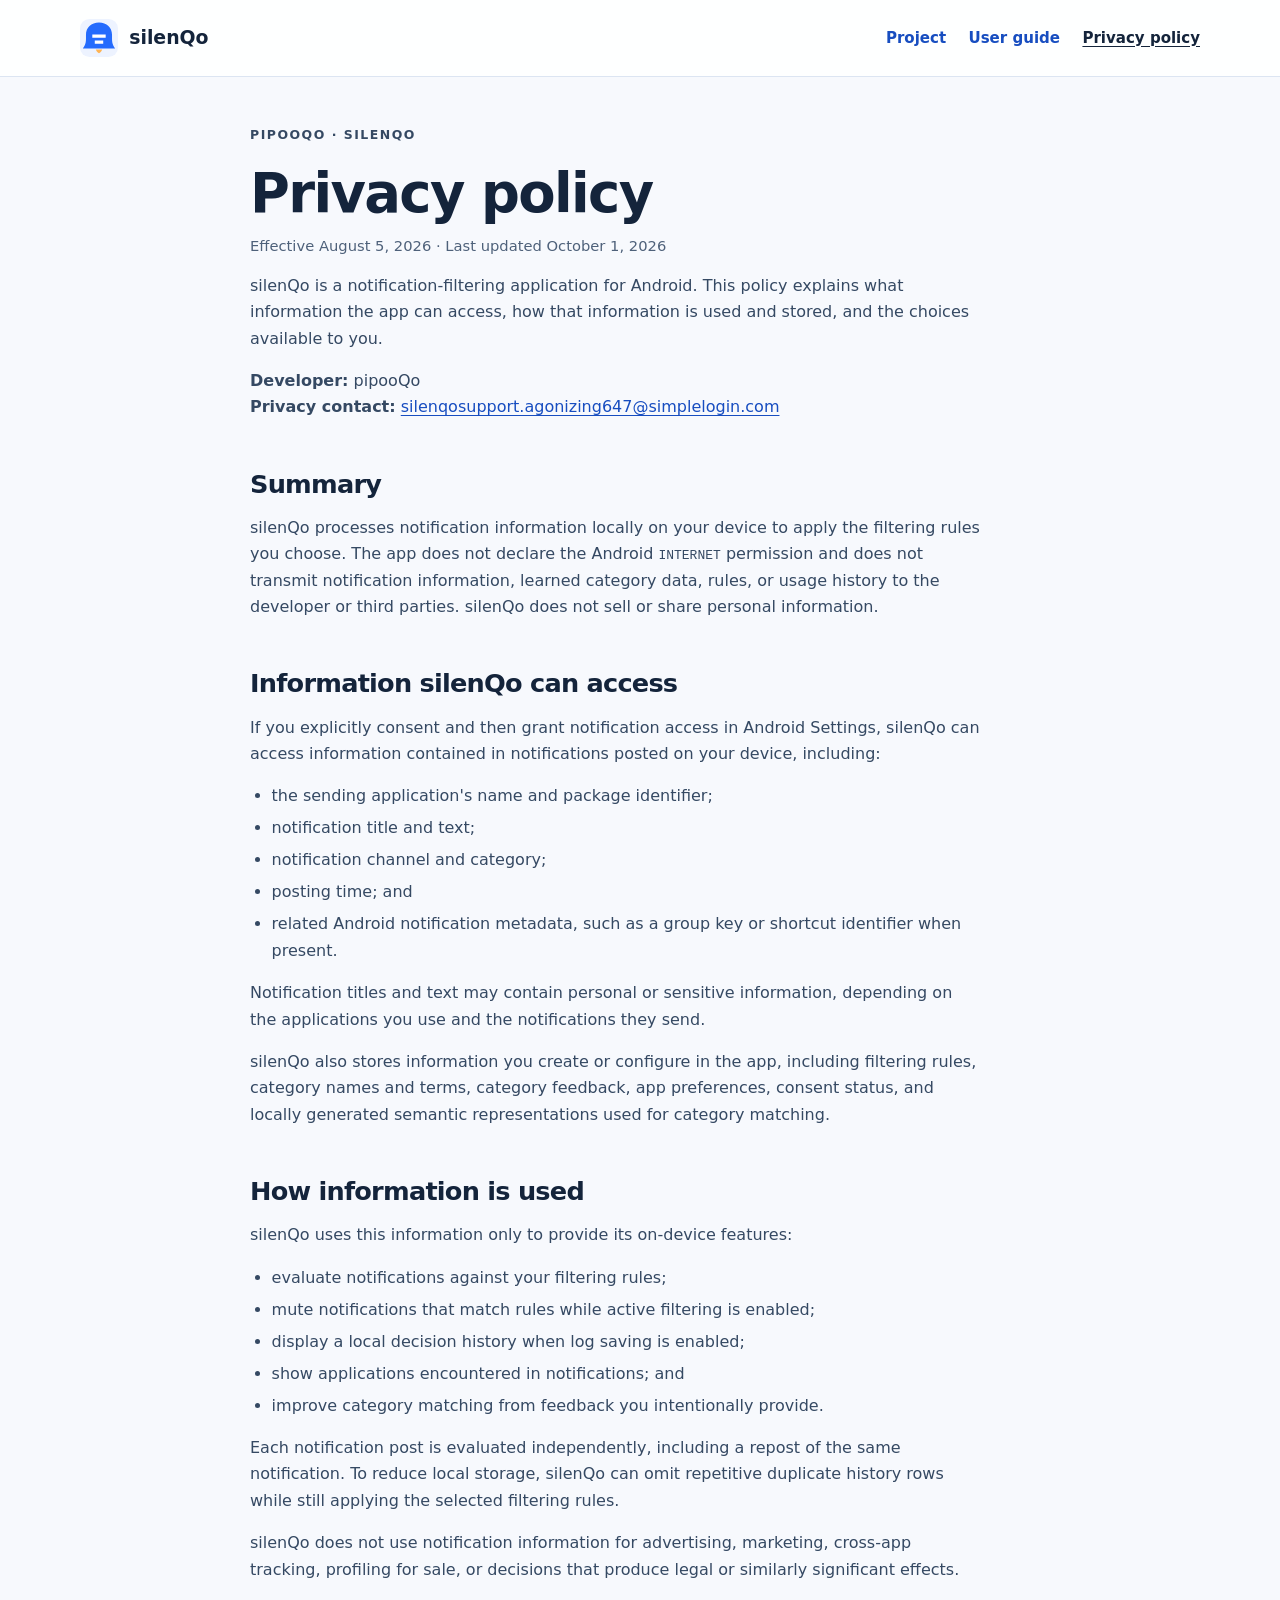
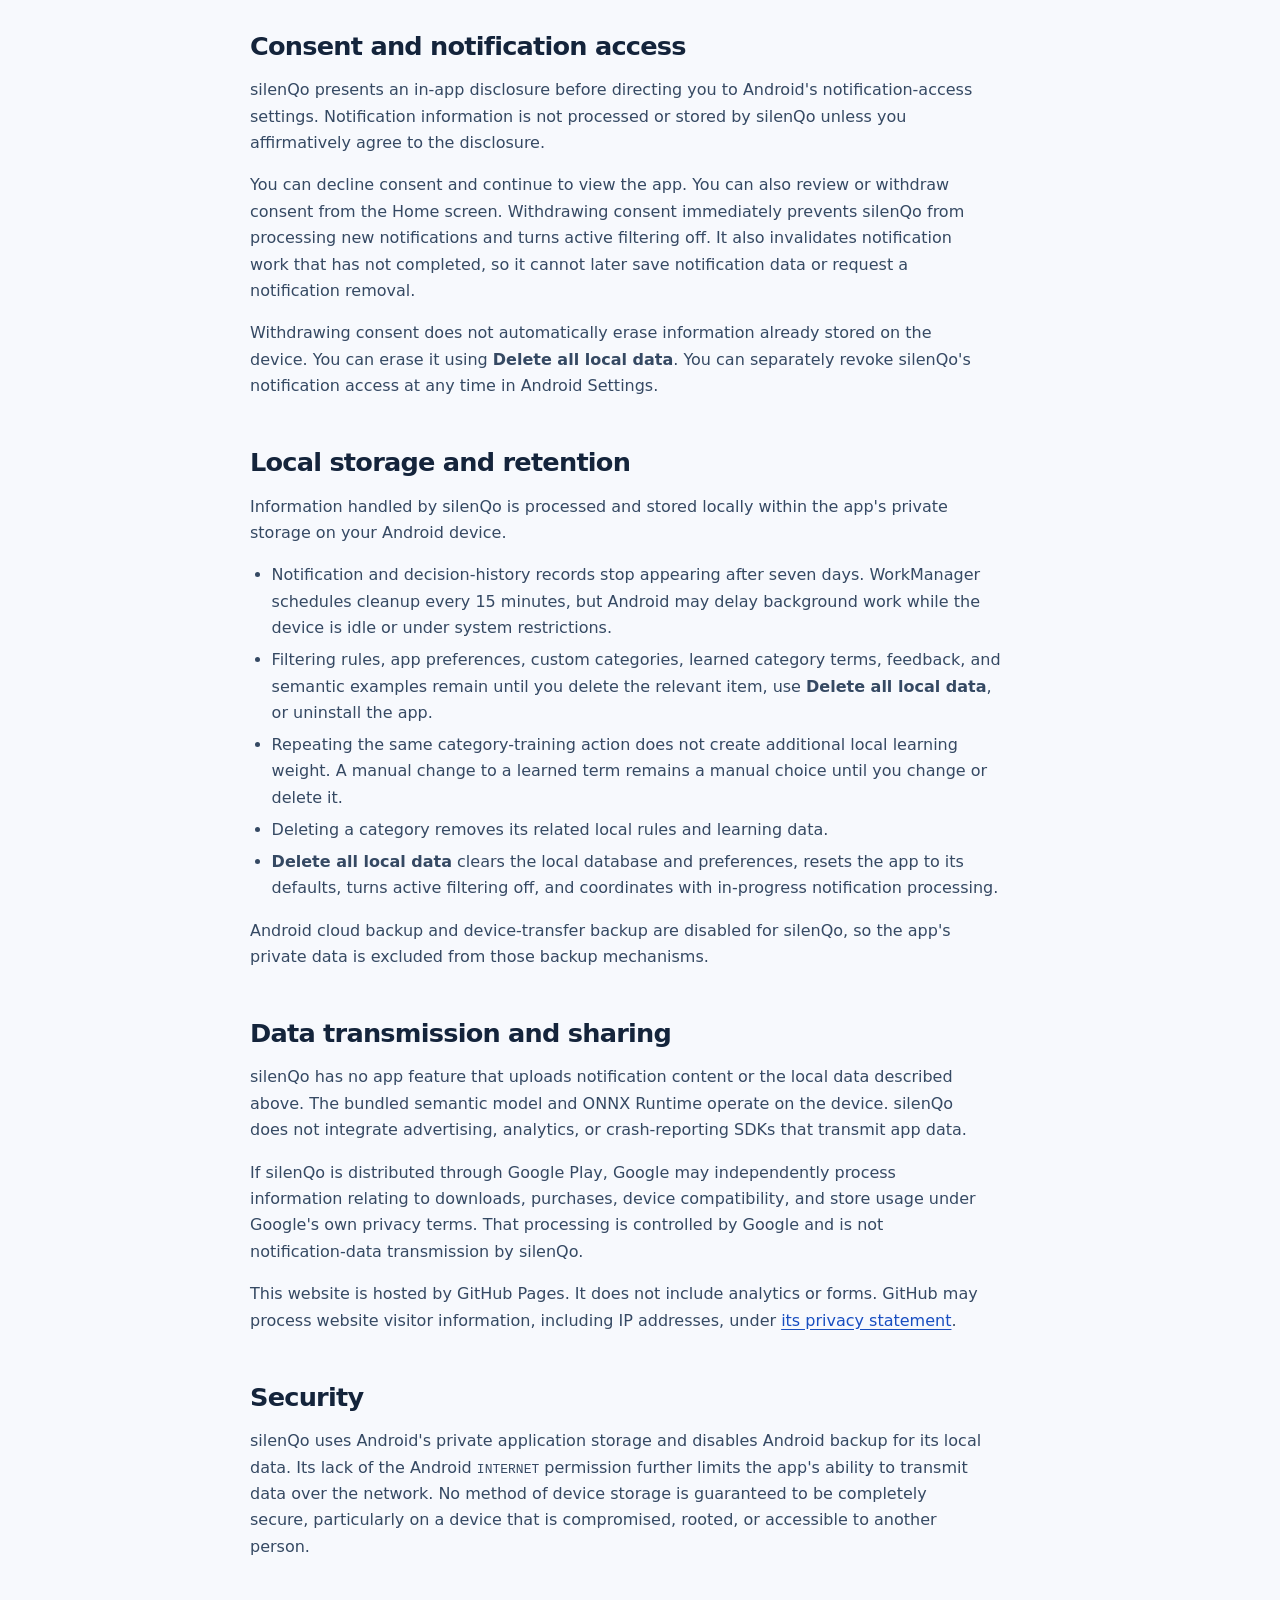
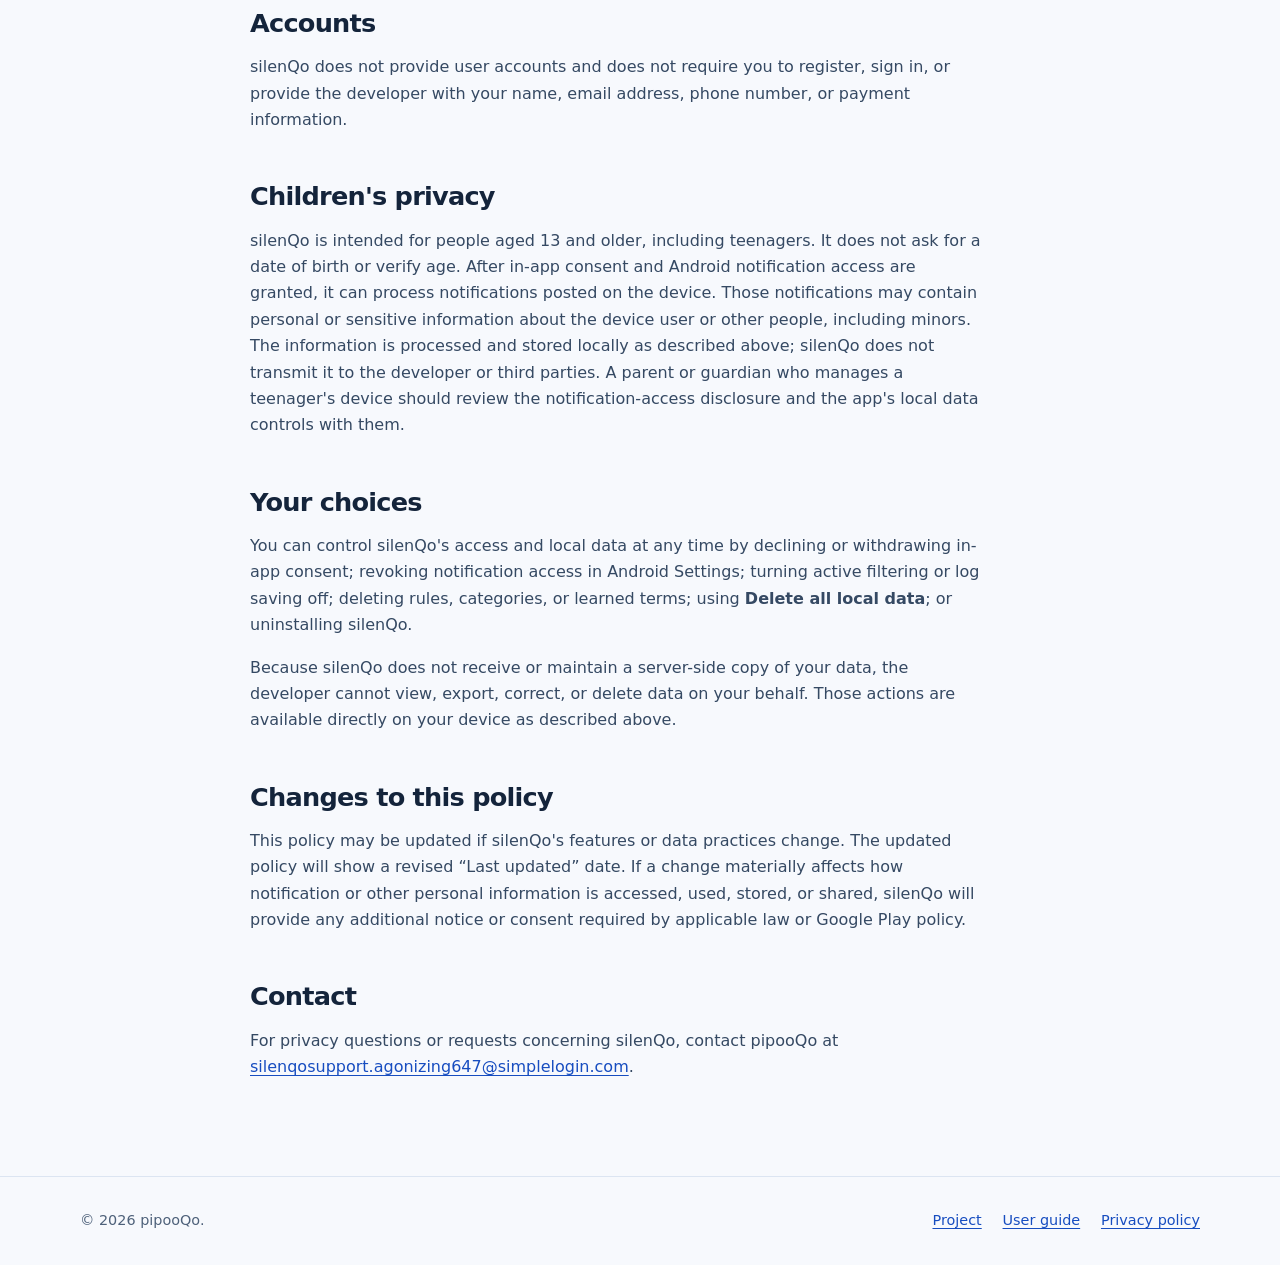
<file: privacy.html>
<!doctype html>
<html lang="en">
<head>
  <meta charset="utf-8">
  <meta name="viewport" content="width=device-width, initial-scale=1">
  <meta name="description" content="Privacy policy for silenQo, the on-device Android notification filter by pipooQo.">
  <title>Privacy policy — silenQo</title>
  <link rel="icon" type="image/svg+xml" href="assets/logo.svg">
  <link rel="stylesheet" href="styles.css">
</head>
<body>
  <a class="skip-link" href="#main">Skip to content</a>
  <header class="site-header">
    <div class="shell header-inner">
      <a class="brand" href="./" aria-label="silenQo home"><img src="assets/logo.svg" alt="">silenQo</a>
      <nav class="nav" aria-label="Main navigation">
        <a href="./">Project</a>
        <a href="guide.html">User guide</a>
        <a href="privacy.html" aria-current="page">Privacy policy</a>
      </nav>
    </div>
  </header>

  <main id="main" class="shell document">
    <p class="eyebrow">pipooQo · silenQo</p>
    <h1>Privacy policy</h1>
    <p class="meta">Effective August 5, 2026 · Last updated October 1, 2026</p>
    <p>silenQo is a notification-filtering application for Android. This policy explains what information the app can access, how that information is used and stored, and the choices available to you.</p>
    <p><strong>Developer:</strong> pipooQo<br><strong>Privacy contact:</strong> <a href="mailto:silenqosupport.agonizing647@simplelogin.com">silenqosupport.agonizing647@simplelogin.com</a></p>

    <h2>Summary</h2>
    <p>silenQo processes notification information locally on your device to apply the filtering rules you choose. The app does not declare the Android <code>INTERNET</code> permission and does not transmit notification information, learned category data, rules, or usage history to the developer or third parties. silenQo does not sell or share personal information.</p>

    <h2>Information silenQo can access</h2>
    <p>If you explicitly consent and then grant notification access in Android Settings, silenQo can access information contained in notifications posted on your device, including:</p>
    <ul>
      <li>the sending application's name and package identifier;</li>
      <li>notification title and text;</li>
      <li>notification channel and category;</li>
      <li>posting time; and</li>
      <li>related Android notification metadata, such as a group key or shortcut identifier when present.</li>
    </ul>
    <p>Notification titles and text may contain personal or sensitive information, depending on the applications you use and the notifications they send.</p>
    <p>silenQo also stores information you create or configure in the app, including filtering rules, category names and terms, category feedback, app preferences, consent status, and locally generated semantic representations used for category matching.</p>

    <h2>How information is used</h2>
    <p>silenQo uses this information only to provide its on-device features:</p>
    <ul>
      <li>evaluate notifications against your filtering rules;</li>
      <li>mute notifications that match rules while active filtering is enabled;</li>
      <li>display a local decision history when log saving is enabled;</li>
      <li>show applications encountered in notifications; and</li>
      <li>improve category matching from feedback you intentionally provide.</li>
    </ul>
    <p>Each notification post is evaluated independently, including a repost of the same notification. To reduce local storage, silenQo can omit repetitive duplicate history rows while still applying the selected filtering rules.</p>
    <p>silenQo does not use notification information for advertising, marketing, cross-app tracking, profiling for sale, or decisions that produce legal or similarly significant effects.</p>

    <h2>Consent and notification access</h2>
    <p>silenQo presents an in-app disclosure before directing you to Android's notification-access settings. Notification information is not processed or stored by silenQo unless you affirmatively agree to the disclosure.</p>
    <p>You can decline consent and continue to view the app. You can also review or withdraw consent from the Home screen. Withdrawing consent immediately prevents silenQo from processing new notifications and turns active filtering off. It also invalidates notification work that has not completed, so it cannot later save notification data or request a notification removal.</p>
    <p>Withdrawing consent does not automatically erase information already stored on the device. You can erase it using <strong>Delete all local data</strong>. You can separately revoke silenQo's notification access at any time in Android Settings.</p>

    <h2>Local storage and retention</h2>
    <p>Information handled by silenQo is processed and stored locally within the app's private storage on your Android device.</p>
    <ul>
      <li>Notification and decision-history records stop appearing after seven days. WorkManager schedules cleanup every 15 minutes, but Android may delay background work while the device is idle or under system restrictions.</li>
      <li>Filtering rules, app preferences, custom categories, learned category terms, feedback, and semantic examples remain until you delete the relevant item, use <strong>Delete all local data</strong>, or uninstall the app.</li>
      <li>Repeating the same category-training action does not create additional local learning weight. A manual change to a learned term remains a manual choice until you change or delete it.</li>
      <li>Deleting a category removes its related local rules and learning data.</li>
      <li><strong>Delete all local data</strong> clears the local database and preferences, resets the app to its defaults, turns active filtering off, and coordinates with in-progress notification processing.</li>
    </ul>
    <p>Android cloud backup and device-transfer backup are disabled for silenQo, so the app's private data is excluded from those backup mechanisms.</p>

    <h2>Data transmission and sharing</h2>
    <p>silenQo has no app feature that uploads notification content or the local data described above. The bundled semantic model and ONNX Runtime operate on the device. silenQo does not integrate advertising, analytics, or crash-reporting SDKs that transmit app data.</p>
    <p>If silenQo is distributed through Google Play, Google may independently process information relating to downloads, purchases, device compatibility, and store usage under Google's own privacy terms. That processing is controlled by Google and is not notification-data transmission by silenQo.</p>
    <p>This website is hosted by GitHub Pages. It does not include analytics or forms. GitHub may process website visitor information, including IP addresses, under <a href="https://docs.github.com/en/site-policy/privacy-policies/github-general-privacy-statement">its privacy statement</a>.</p>

    <h2>Security</h2>
    <p>silenQo uses Android's private application storage and disables Android backup for its local data. Its lack of the Android <code>INTERNET</code> permission further limits the app's ability to transmit data over the network. No method of device storage is guaranteed to be completely secure, particularly on a device that is compromised, rooted, or accessible to another person.</p>

    <h2>Accounts</h2>
    <p>silenQo does not provide user accounts and does not require you to register, sign in, or provide the developer with your name, email address, phone number, or payment information.</p>

    <h2>Children's privacy</h2>
    <p>silenQo is intended for people aged 13 and older, including teenagers. It does not ask for a date of birth or verify age. After in-app consent and Android notification access are granted, it can process notifications posted on the device. Those notifications may contain personal or sensitive information about the device user or other people, including minors. The information is processed and stored locally as described above; silenQo does not transmit it to the developer or third parties. A parent or guardian who manages a teenager's device should review the notification-access disclosure and the app's local data controls with them.</p>

    <h2>Your choices</h2>
    <p>You can control silenQo's access and local data at any time by declining or withdrawing in-app consent; revoking notification access in Android Settings; turning active filtering or log saving off; deleting rules, categories, or learned terms; using <strong>Delete all local data</strong>; or uninstalling silenQo.</p>
    <p>Because silenQo does not receive or maintain a server-side copy of your data, the developer cannot view, export, correct, or delete data on your behalf. Those actions are available directly on your device as described above.</p>

    <h2>Changes to this policy</h2>
    <p>This policy may be updated if silenQo's features or data practices change. The updated policy will show a revised “Last updated” date. If a change materially affects how notification or other personal information is accessed, used, stored, or shared, silenQo will provide any additional notice or consent required by applicable law or Google Play policy.</p>

    <h2>Contact</h2>
    <p>For privacy questions or requests concerning silenQo, contact pipooQo at <a href="mailto:silenqosupport.agonizing647@simplelogin.com">silenqosupport.agonizing647@simplelogin.com</a>.</p>
  </main>

  <footer class="site-footer">
    <div class="shell footer-inner">
      <p>© 2026 pipooQo.</p>
      <div class="footer-links"><a href="./">Project</a><a href="guide.html">User guide</a><a href="privacy.html">Privacy policy</a></div>
    </div>
  </footer>
</body>
</html>
</file>
<file: styles.css>
:root {
  color-scheme: light;
  --ink: #14243b;
  --muted: #4e617a;
  --blue: #246bfd;
  --blue-deep: #174dc0;
  --paper: #f7f9fd;
  --line: #dce5f2;
  --white: #fff;
  font-family: Inter, ui-sans-serif, system-ui, -apple-system, BlinkMacSystemFont, "Segoe UI", sans-serif;
  line-height: 1.65;
}

* { box-sizing: border-box; }
html { scroll-behavior: smooth; }
body { margin: 0; background: var(--paper); color: var(--ink); }
a { color: var(--blue-deep); text-underline-offset: 0.18em; }
a:hover { color: var(--blue); }
a:focus-visible { outline: 3px solid #ffb454; outline-offset: 4px; border-radius: 3px; }
a[href^="mailto:"] { overflow-wrap: anywhere; }
img { display: block; max-width: 100%; }
h1, h2, h3, p { margin-top: 0; }
h1, h2, h3 { line-height: 1.18; letter-spacing: -0.03em; }
h1 { font-size: clamp(2.8rem, 6vw, 5.4rem); margin-bottom: 1.4rem; }
h2 { font-size: clamp(1.8rem, 3vw, 2.8rem); margin-bottom: 1rem; }
h3 { font-size: 1.18rem; margin-bottom: 0.45rem; }
p, li { max-width: 72ch; }

.skip-link { position: absolute; top: -5rem; left: 1rem; z-index: 10; background: var(--white); padding: 0.7rem 1rem; }
.skip-link:focus { top: 1rem; }
.shell { width: min(1120px, calc(100% - 2.5rem)); margin-inline: auto; }
.site-header { background: rgba(255,255,255,0.94); border-bottom: 1px solid var(--line); }
.header-inner { min-height: 76px; display: flex; align-items: center; justify-content: space-between; gap: 1rem; }
.brand { display: inline-flex; align-items: center; gap: 0.7rem; font-size: 1.18rem; font-weight: 800; color: var(--ink); text-decoration: none; }
.brand img { width: 38px; height: 38px; }
.nav { display: flex; flex-wrap: wrap; gap: 0.5rem 1.4rem; }
.nav a { font-size: 0.94rem; font-weight: 650; text-decoration: none; }
.nav a[aria-current="page"] { color: var(--ink); text-decoration: underline; }

.hero { padding-block: clamp(4.5rem, 10vw, 8.5rem); background: radial-gradient(circle at 78% 18%, #d9e5ff 0, transparent 36%), linear-gradient(150deg, #f8fbff 5%, #ecf2ff 100%); }
.hero-grid { display: grid; grid-template-columns: minmax(0, 1.15fr) minmax(250px, 0.85fr); gap: clamp(2rem, 7vw, 6rem); align-items: center; }
.eyebrow { margin-bottom: 1rem; color: var(--blue-deep); font-size: 0.78rem; font-weight: 800; letter-spacing: 0.12em; text-transform: uppercase; }
.lead { font-size: clamp(1.08rem, 2vw, 1.35rem); color: var(--muted); max-width: 40rem; }
.actions { display: flex; flex-wrap: wrap; gap: 0.85rem; margin-top: 2rem; }
.button { display: inline-flex; align-items: center; justify-content: center; min-height: 48px; padding: 0.7rem 1.15rem; border: 1px solid var(--blue); border-radius: 12px; background: var(--blue); color: white; font-weight: 700; text-decoration: none; }
.button:hover { background: var(--blue-deep); color: white; }
.button-secondary { background: white; color: var(--blue-deep); border-color: #b7cdfb; }
.button-secondary:hover { background: #edf3ff; color: var(--blue-deep); }
.hero-mark { position: relative; width: min(100%, 350px); margin-inline: auto; aspect-ratio: 1; border-radius: 32%; background: linear-gradient(145deg, #fff, #dce8ff); display: grid; place-items: center; box-shadow: 0 32px 80px rgba(29,67,138,0.16), inset 0 1px 0 #fff; }
.hero-mark::after { content: ""; position: absolute; inset: 9%; border: 1px solid #c5d7fa; border-radius: 28%; }
.hero-mark img { width: 66%; filter: drop-shadow(0 18px 15px rgba(36,107,253,0.14)); }

.section { padding-block: clamp(3.5rem, 7vw, 6rem); }
.section-alt { background: white; }
.section-head { max-width: 48rem; margin-bottom: 2rem; }
.section-head p { color: var(--muted); font-size: 1.08rem; }
.cards { display: grid; grid-template-columns: repeat(3, minmax(0, 1fr)); gap: 1rem; }
.card { padding: 1.55rem; border: 1px solid var(--line); border-radius: 20px; background: var(--white); box-shadow: 0 8px 25px rgba(27,57,103,0.035); }
.card p { color: var(--muted); margin-bottom: 0; }
.card-number { display: inline-flex; align-items: center; justify-content: center; width: 2rem; height: 2rem; border-radius: 10px; background: #e8efff; color: var(--blue-deep); font-weight: 800; margin-bottom: 1.25rem; }
.steps { display: grid; grid-template-columns: repeat(3, minmax(0, 1fr)); gap: 1.5rem; padding: 0; margin: 0; list-style: none; counter-reset: steps; }
.steps li { counter-increment: steps; border-top: 2px solid #bdd1fb; padding-top: 1.2rem; }
.steps li::before { content: "0" counter(steps); display: block; color: var(--blue-deep); font-weight: 800; font-size: 0.9rem; margin-bottom: 0.5rem; }
.steps strong { display: block; font-size: 1.1rem; margin-bottom: 0.35rem; }
.steps span { color: var(--muted); }
.guide-prompt { max-width: none; margin: 2.25rem 0 0; font-weight: 650; }
.callout { padding: 2rem; border-radius: 24px; background: #172c50; color: #fff; }
.callout p { color: #d4e1ff; margin-bottom: 0; }
.callout a { color: #fff; }
.status { font-size: 0.9rem; font-weight: 700; color: #544312; background: #fff4ce; display: inline-block; padding: 0.28rem 0.65rem; border-radius: 999px; margin-bottom: 1rem; }
.site-footer { border-top: 1px solid var(--line); padding-block: 2rem; color: var(--muted); font-size: 0.9rem; }
.footer-inner { display: flex; flex-wrap: wrap; justify-content: space-between; gap: 0.5rem 2rem; }
.footer-inner p { margin: 0; }
.footer-links { display: flex; gap: 1.3rem; flex-wrap: wrap; }

.document { max-width: 780px; padding-block: 3rem 5rem; }
.document h1 { font-size: clamp(2.2rem, 5vw, 3.4rem); margin-bottom: 0.5rem; }
.document h2 { font-size: 1.6rem; margin-top: 3rem; }
.document p, .document li { color: #354963; }
.document li { margin-bottom: 0.35rem; }
.document ul { padding-left: 1.35rem; }
.document .meta { color: var(--muted); font-size: 0.92rem; }

.guide-intro { padding-block: clamp(3.5rem, 7vw, 6rem); background: linear-gradient(145deg, #f8fbff, #eaf1ff); }
.guide-intro h1 { max-width: 13ch; }
.guide-intro .lead { max-width: 68ch; }
.screenshot-help { color: var(--muted); font-size: 0.92rem; }
.guide-toc { display: flex; flex-wrap: wrap; gap: 0.65rem; margin-top: 2rem; }
.guide-toc a { display: inline-block; padding: 0.65rem 0.95rem; background: #fff; border: 1px solid #c9d8f4; border-radius: 999px; font-weight: 700; text-decoration: none; }
.guide-toc a:hover { background: #eef4ff; }
.guide-step { display: grid; grid-template-columns: minmax(0, 1fr) minmax(240px, 320px); gap: clamp(2rem, 7vw, 6rem); align-items: start; }
.guide-copy { padding-top: 0.75rem; }
.guide-copy p { color: var(--muted); }
.guide-instructions { max-width: 70ch; padding-left: 1.35rem; margin: 0 0 1.5rem; }
.guide-instructions li { padding-left: 0.3rem; margin-bottom: 0.85rem; }
.guide-instructions li::marker { color: var(--blue-deep); font-weight: 800; }
.guide-gallery { display: grid; grid-template-columns: repeat(3, minmax(0, 1fr)); gap: clamp(1rem, 3vw, 2.5rem); align-items: start; }
.guide-shot { width: min(100%, 300px); margin: 0; justify-self: center; }
.guide-shot a { display: block; overflow: hidden; border: 1px solid #d5dfef; border-radius: 24px; background: #fff; box-shadow: 0 16px 38px rgba(20, 45, 90, 0.12); }
.guide-shot a:hover { box-shadow: 0 20px 45px rgba(20, 45, 90, 0.19); }
.guide-shot img { width: 100%; height: auto; }
.guide-shot figcaption { margin-top: 0.8rem; color: var(--muted); font-size: 0.9rem; text-align: center; }
.guide-note { padding: 0.9rem 1rem; border-left: 3px solid var(--blue); background: #edf3ff; border-radius: 0 8px 8px 0; }
.guide-help { max-width: 780px; }
.guide-help li { margin-bottom: 0.75rem; }
.tutorial-video { margin-top: 3rem; }
.guide-video { max-width: 960px; margin: 0; }
.guide-video video { display: block; width: 100%; height: auto; aspect-ratio: 16 / 9; border: 1px solid var(--line); border-radius: 16px; background: #101a2c; }
.guide-video video:focus-visible, .video-transcript summary:focus-visible { outline: 3px solid #ffb454; outline-offset: 4px; }
.guide-video figcaption { margin-top: 0.8rem; color: var(--muted); font-size: 0.92rem; }
.video-download { margin-top: 1rem; }
.video-transcript { max-width: 80ch; padding: 1rem 1.2rem; border: 1px solid var(--line); border-radius: 12px; background: var(--white); }
.video-transcript summary { cursor: pointer; color: var(--blue-deep); font-weight: 700; }
.video-transcript[open] summary { margin-bottom: 1rem; }
.video-transcript .guide-instructions { margin-bottom: 0; }

@media (max-width: 760px) {
  .hero-grid, .cards, .steps, .guide-step { grid-template-columns: 1fr; }
  .guide-gallery { grid-template-columns: repeat(auto-fit, minmax(210px, 1fr)); }
  .guide-step .guide-shot { width: min(100%, 290px); }
  .hero-mark { width: 180px; grid-row: 1; }
  .header-inner { padding-block: 0.8rem; align-items: flex-start; flex-direction: column; }
  .nav { gap: 0.5rem 1rem; }
}

@media (prefers-reduced-motion: reduce) {
  html { scroll-behavior: auto; }
}
</file>
